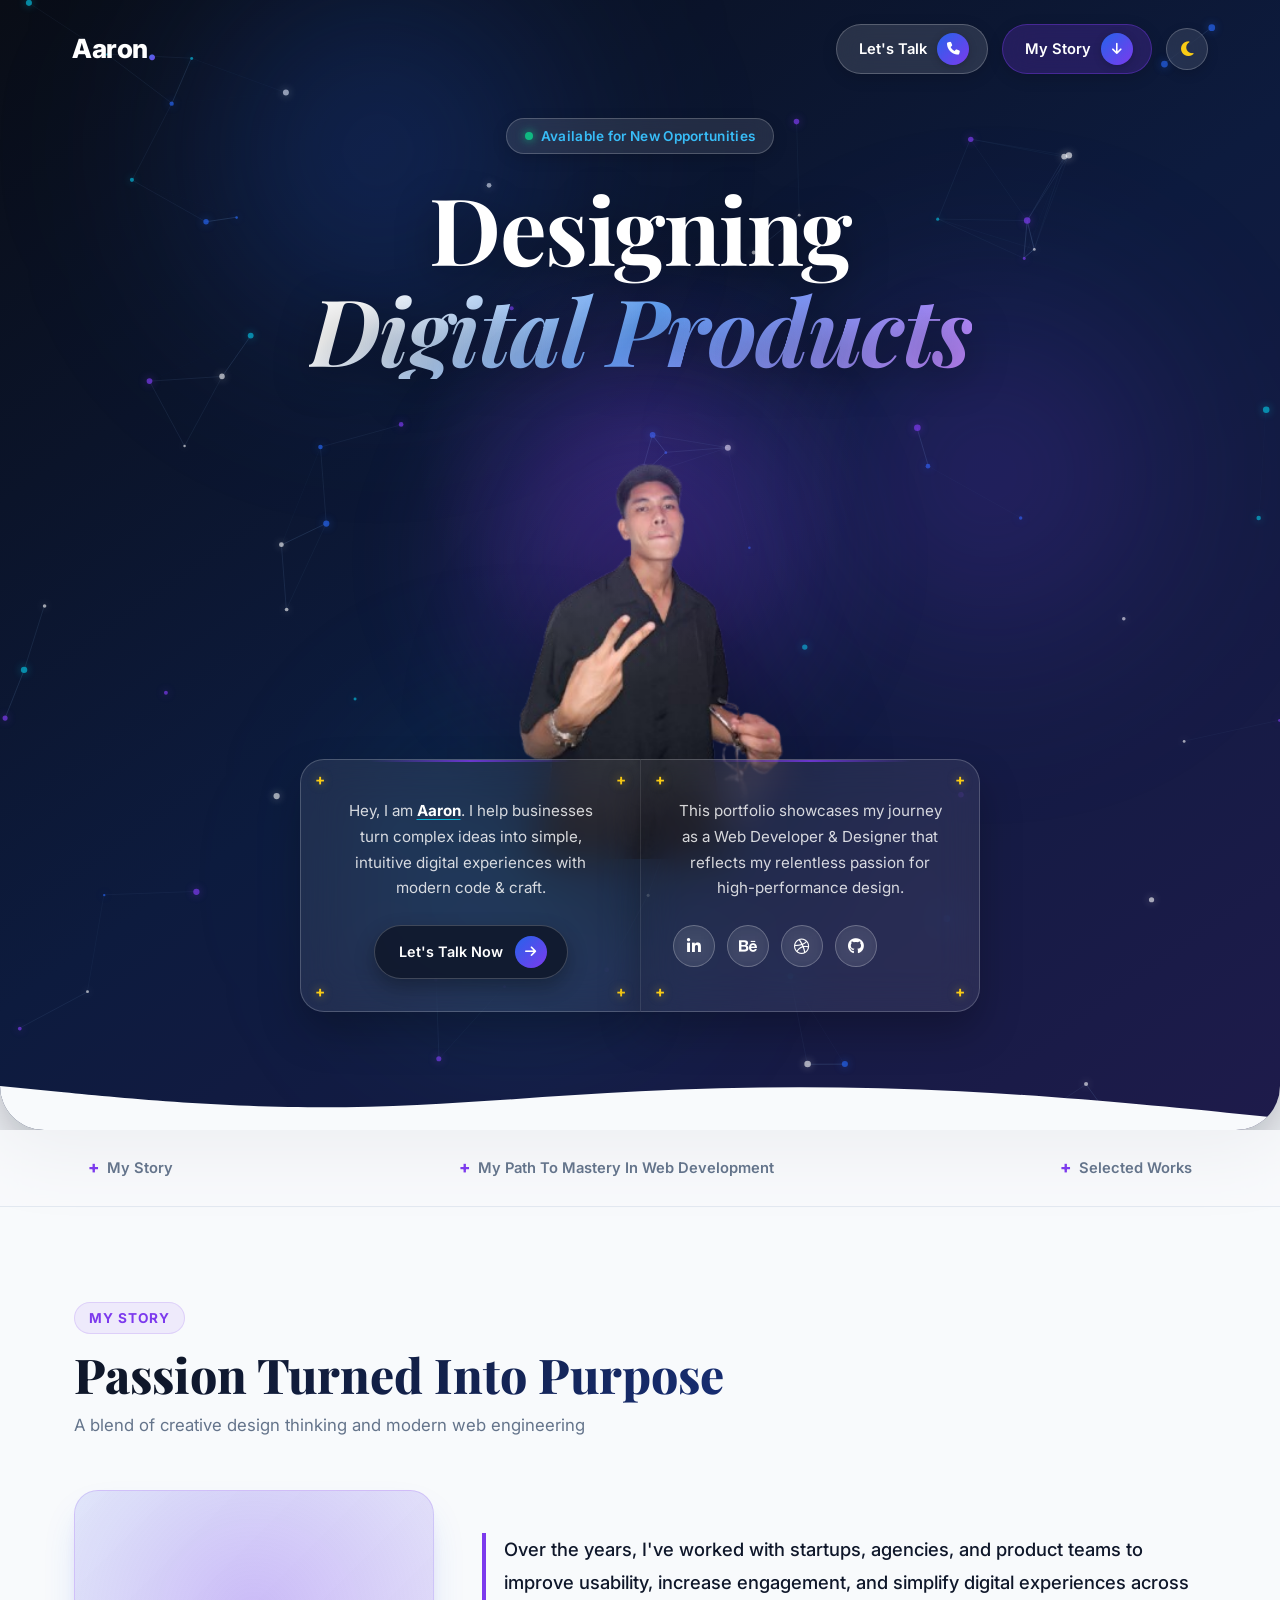
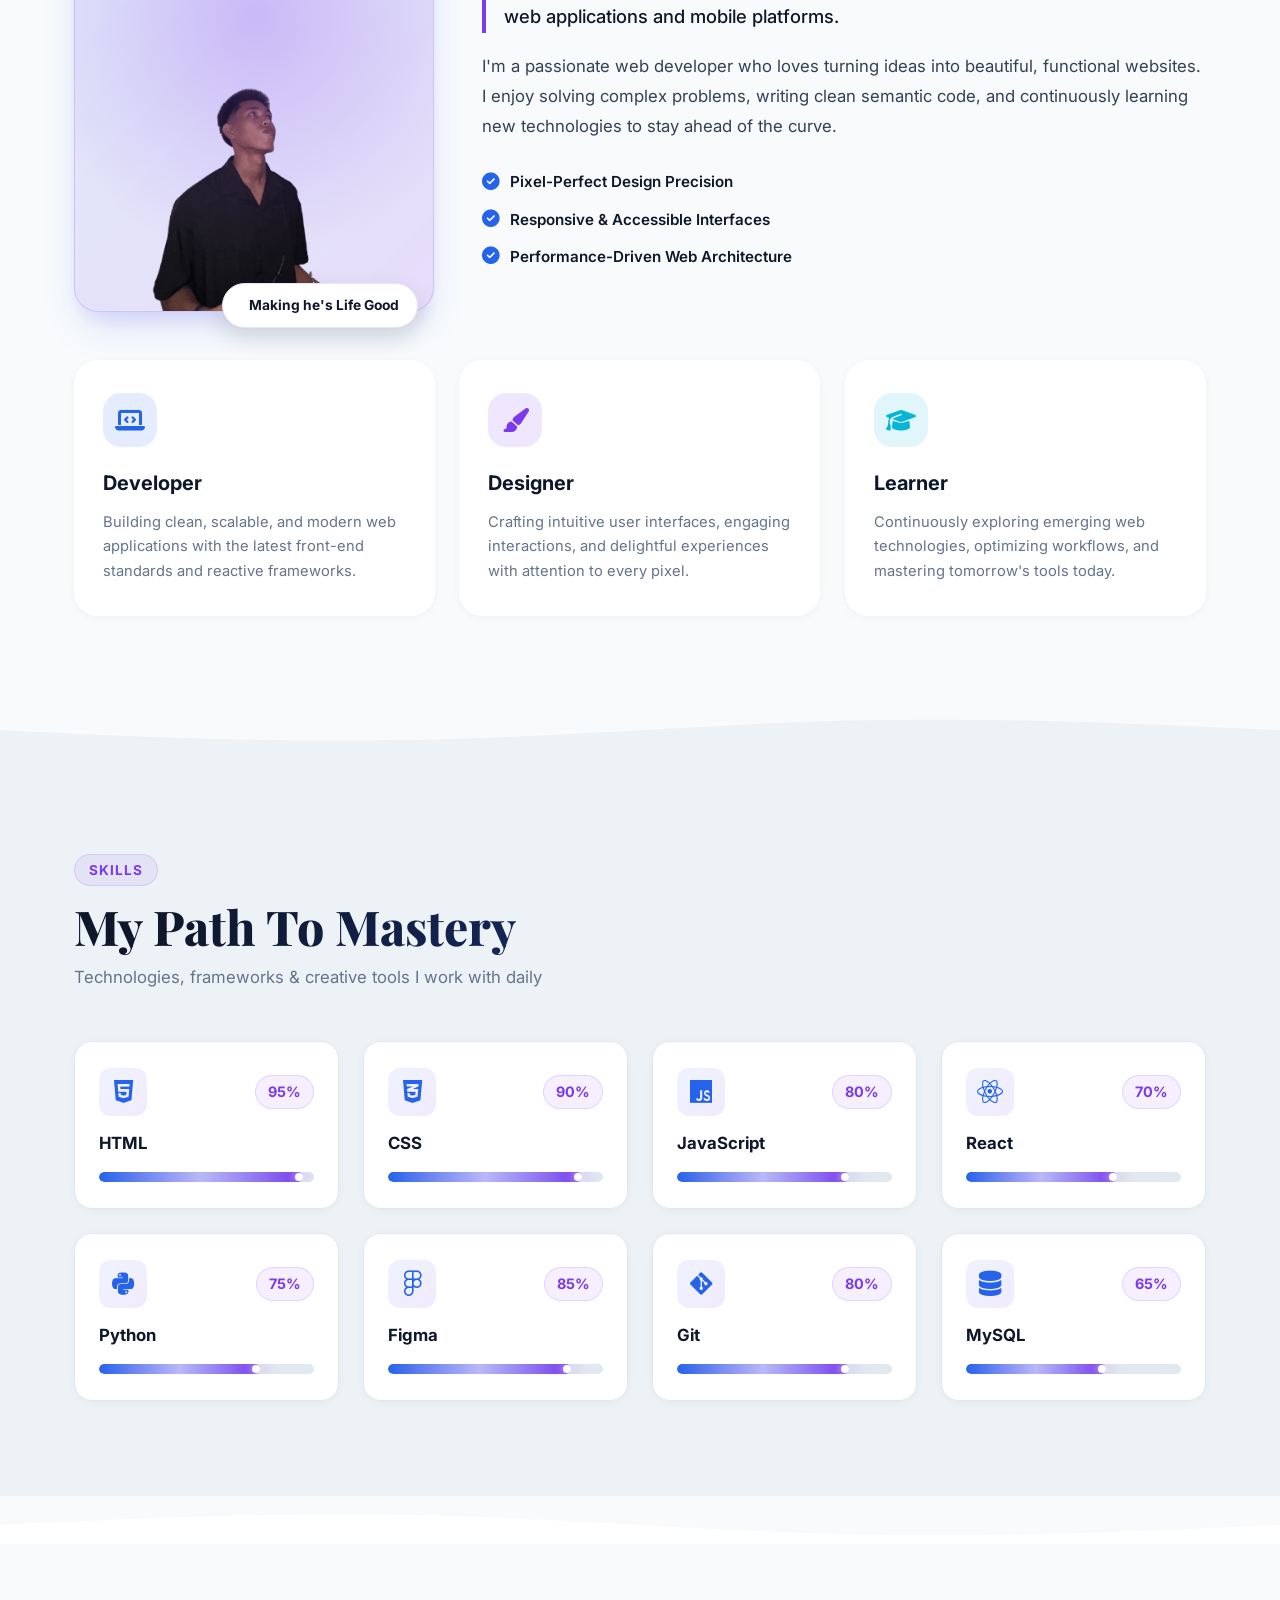
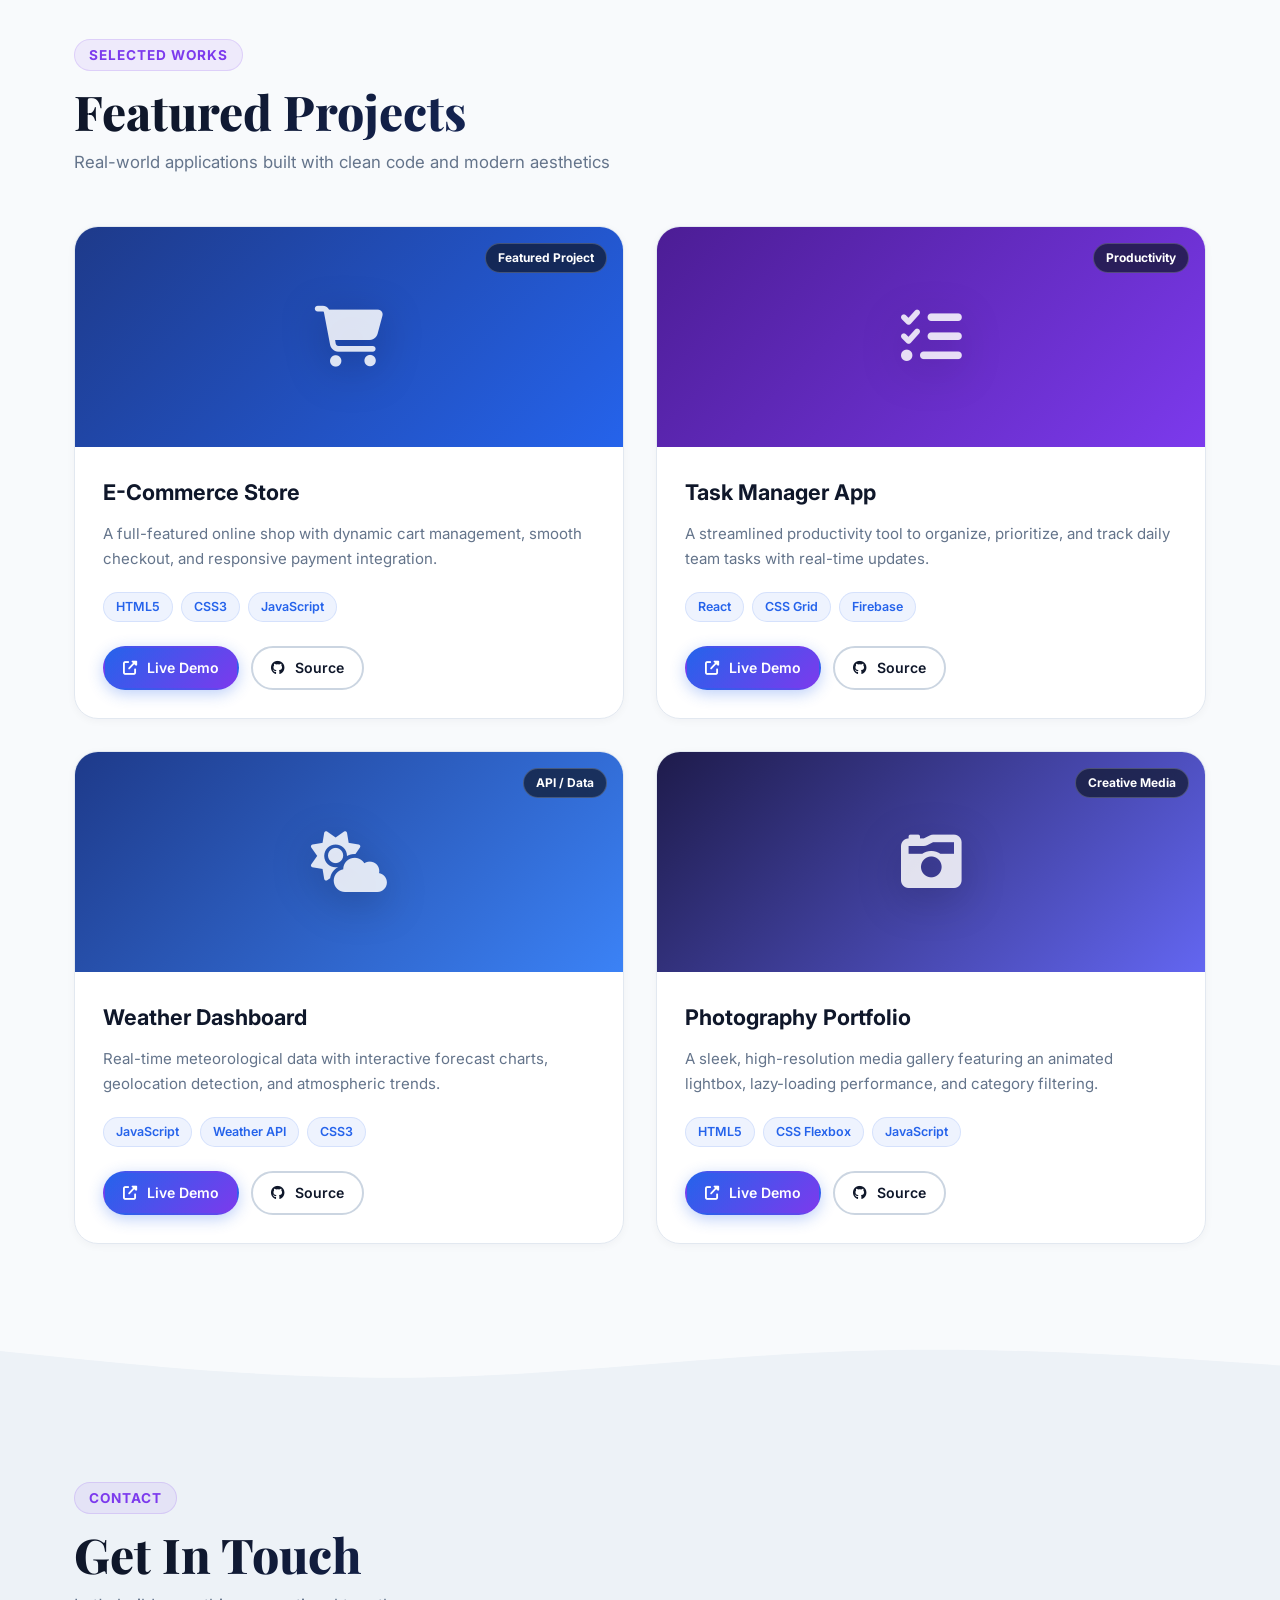
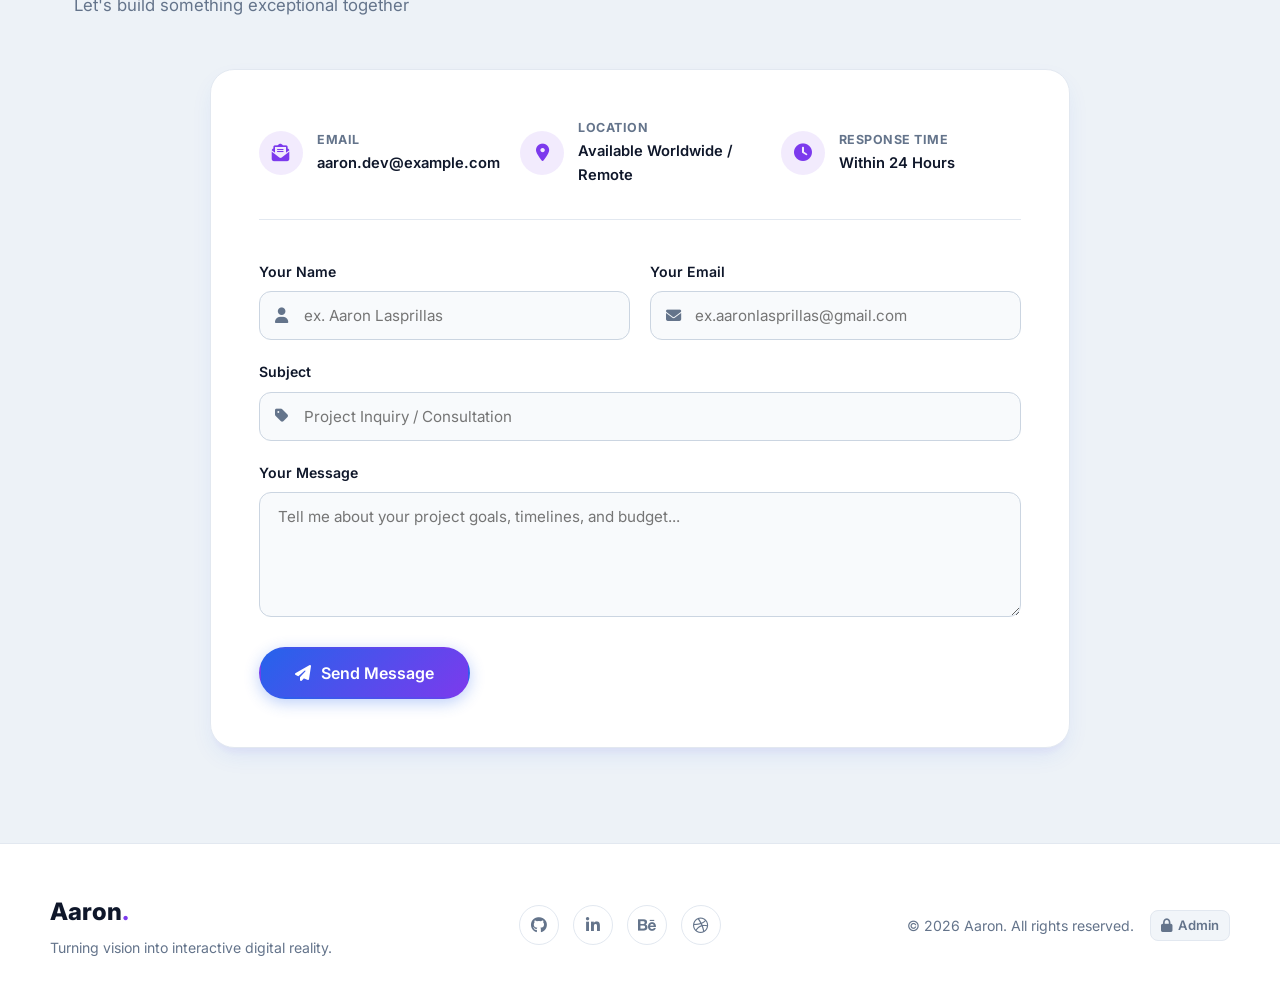
<file: index.html>
<!DOCTYPE html>
<html lang="en">
<head>
  <meta charset="UTF-8" />
  <meta name="viewport" content="width=device-width, initial-scale=1.0" />
  <title>Aaron — Web Developer &amp; Designer Portfolio</title>
  
  <!-- Google Fonts: Inter & Playfair Display -->
  <link rel="preconnect" href="https://fonts.googleapis.com" />
  <link rel="preconnect" href="https://fonts.gstatic.com" crossorigin />
  <link href="https://fonts.googleapis.com/css2?family=Inter:wght@300;400;500;600;700;800&family=Playfair+Display:ital,wght@0,500;0,600;0,700;0,800;1,600&display=swap" rel="stylesheet" />
  
  <!-- Font Awesome 6.5.1 -->
  <link rel="stylesheet" href="https://cdnjs.cloudflare.com/ajax/libs/font-awesome/6.5.1/css/all.min.css" integrity="sha512-DTOQO9RWCH3ppGqcWaEA1BIZOC6xxalwEsw9c2QQeAIftl+Vegovlnee1c9QX4TctnWMn13TZye+giMm8e2LwA==" crossorigin="anonymous" referrerpolicy="no-referrer" />
  
  <link rel="stylesheet" href="style.css" />
</head>
<body>

  <!-- Interactive Cursor Glow -->
  <div class="cursor-glow" id="cursorGlow"></div>

  <!-- HERO WRAPPER -->
  <header class="hero-wrapper">
    <!-- Interactive Particle Canvas Background -->
    <canvas id="hero-particles" class="hero-canvas"></canvas>
    
    <!-- Ambient Gradient Spheres -->
    <div class="ambient-glow glow-1"></div>
    <div class="ambient-glow glow-2"></div>
    <div class="ambient-glow glow-3"></div>

    <!-- Top Bar -->
    <nav class="topbar">
      <a href="#home" class="brand-logo">Aaron<span class="logo-dot">.</span></a>

      <div class="topbar-right">
        <a href="#contact" class="pill-btn">
          <span>Let's Talk</span>
          <span class="pill-icon"><i class="fas fa-phone"></i></span>
        </a>
        <a href="#about" class="pill-btn resume-btn">
          <span>My Story</span>
          <span class="pill-icon"><i class="fas fa-arrow-down"></i></span>
        </a>
        <button class="dark-mode-toggle" id="darkModeToggle" aria-label="Toggle Dark Mode">
          <i class="fas fa-moon" id="darkModeIcon"></i>
        </button>
        <button class="hamburger" id="hamburger" aria-label="Toggle Navigation Menu">
          <span></span><span></span><span></span>
        </button>
      </div>
    </nav>

    <!-- Mobile Nav Drawer -->
    <ul class="mobile-nav" id="mobileNav">
      <li><a href="#home"><i class="fas fa-home"></i> Home</a></li>
      <li><a href="#about"><i class="fas fa-user"></i> My Story</a></li>
      <li><a href="#skills"><i class="fas fa-code"></i> Skills</a></li>
      <li><a href="#projects"><i class="fas fa-laptop-code"></i> Projects</a></li>
      <li><a href="#contact"><i class="fas fa-envelope"></i> Contact</a></li>
      <li><a href="admin.html"><i class="fas fa-lock"></i> Admin Panel</a></li>
    </ul>

    <!-- Hero Content -->
    <section class="hero" id="home">
      <div class="hero-badge fade-in-up">
        <span class="badge-dot"></span> Available for New Opportunities
      </div>

      <h1 class="hero-headline fade-in-up">Designing<br /><span class="gradient-headline">Digital Products</span></h1>

      <!-- Aaron's Portrait Container -->
      <div class="hero-photo-wrapper">
        <div class="hero-photo-backdrop"></div>
        <div class="hero-photo">
          <img src="avatar.png" alt="Aaron - Web Developer &amp; Designer" class="hero-avatar" />
        </div>
      </div>

      <!-- Hero Bottom Floating Glass Cards -->
      <div class="hero-bottom">
        <!-- Left Glass Card -->
        <div class="hero-card hero-card-left">
          <span class="corner-plus tl">+</span>
          <span class="corner-plus tr">+</span>
          <span class="corner-plus bl">+</span>
          <span class="corner-plus br">+</span>
          <div class="card-glow-pill"></div>
          <p class="hero-card-text">
            Hey, I am <strong>Aaron</strong>. I help businesses turn complex ideas into simple, intuitive digital experiences with modern code &amp; craft.
          </p>
          <a href="#contact" class="talk-btn">
            <span>Let's Talk Now</span>
            <span class="talk-btn-icon"><i class="fas fa-arrow-right"></i></span>
          </a>
        </div>

        <!-- Right Glass Card -->
        <div class="hero-card hero-card-right">
          <span class="corner-plus tl">+</span>
          <span class="corner-plus tr">+</span>
          <span class="corner-plus bl">+</span>
          <span class="corner-plus br">+</span>
          <div class="card-glow-pill"></div>
          <p class="hero-card-text">
            This portfolio showcases my journey as a Web Developer &amp; Designer that reflects my relentless passion for high-performance design.
          </p>
          <div class="hero-socials">
            <a href="https://linkedin.com" target="_blank" rel="noopener noreferrer" aria-label="LinkedIn"><i class="fab fa-linkedin-in"></i></a>
            <a href="https://behance.net" target="_blank" rel="noopener noreferrer" aria-label="Behance"><i class="fab fa-behance"></i></a>
            <a href="https://dribbble.com" target="_blank" rel="noopener noreferrer" aria-label="Dribbble"><i class="fab fa-dribbble"></i></a>
            <a href="https://github.com" target="_blank" rel="noopener noreferrer" aria-label="GitHub"><i class="fab fa-github"></i></a>
          </div>
        </div>
      </div>
    </section>

    <!-- Hero Curved Bottom SVG Divider -->
    <div class="hero-wave-divider">
      <svg viewBox="0 0 1440 120" fill="none" preserveAspectRatio="none">
        <path d="M0,32L60,42.7C120,53,240,75,360,74.7C480,75,600,53,720,42.7C840,32,960,32,1080,42.7C1200,53,1320,75,1380,85.3L1440,96L1440,120L1380,120C1320,120,1200,120,1080,120C960,120,840,120,720,120C600,120,480,120,360,120C240,120,120,120,60,120L0,120Z" fill="#f8fafc"></path>
      </svg>
    </div>
  </header>

  <!-- SECTION NAV BAR (Sticky & Scroll-Spy) -->
  <nav class="section-nav" id="sectionNav">
    <div class="section-nav-inner">
      <a href="#about" class="section-nav-item" data-section="about">
        <span class="nav-plus">+</span> My Story
      </a>
      <a href="#skills" class="section-nav-item" data-section="skills">
        <span class="nav-plus">+</span> My Path To Mastery In Web Development
      </a>
      <a href="#projects" class="section-nav-item" data-section="projects">
        <span class="nav-plus">+</span> Selected Works
      </a>
    </div>
  </nav>

  <!-- ABOUT / MY STORY -->
  <section class="section about-section" id="about">
    <div class="container">
      <div class="section-heading-wrap scroll-reveal">
        <span class="section-label">My Story</span>
        <h2 class="section-title">Passion Turned Into Purpose</h2>
        <p class="section-subtitle">A blend of creative design thinking and modern web engineering</p>
      </div>

      <div class="about-grid">
        <!-- Story Text & Aaron Photo Showcase -->
        <div class="about-story-row scroll-reveal">
          <div class="about-photo-card">
            <div class="about-photo-frame">
              <img src="about-photo.png" alt="Aaron working" class="about-image" />
            </div>
            <div class="about-photo-badge">
              <i class="fas fa-sparkles"></i>
              <span>Making he's Life Good</span>
            </div>
          </div>

          <div class="about-text-content">
            <p class="about-text highlight-lead">
              Over the years, I've worked with startups, agencies, and product teams to improve usability, increase engagement, and simplify digital experiences across web applications and mobile platforms.
            </p>
            <p class="about-text">
              I'm a passionate web developer who loves turning ideas into beautiful, functional websites. I enjoy solving complex problems, writing clean semantic code, and continuously learning new technologies to stay ahead of the curve.
            </p>
            <div class="about-highlights">
              <div class="highlight-item">
                <i class="fas fa-check-circle"></i>
                <span>Pixel-Perfect Design Precision</span>
              </div>
              <div class="highlight-item">
                <i class="fas fa-check-circle"></i>
                <span>Responsive &amp; Accessible Interfaces</span>
              </div>
              <div class="highlight-item">
                <i class="fas fa-check-circle"></i>
                <span>Performance-Driven Web Architecture</span>
              </div>
            </div>
          </div>
        </div>

        <!-- 3 Stat / Role Glass Cards -->
        <div class="about-cards">
          <div class="about-stat-card scroll-reveal">
            <div class="stat-icon-wrapper dev-icon">
              <i class="fas fa-laptop-code"></i>
            </div>
            <h3>Developer</h3>
            <p>Building clean, scalable, and modern web applications with the latest front-end standards and reactive frameworks.</p>
          </div>

          <div class="about-stat-card scroll-reveal">
            <div class="stat-icon-wrapper design-icon">
              <i class="fas fa-paint-brush"></i>
            </div>
            <h3>Designer</h3>
            <p>Crafting intuitive user interfaces, engaging interactions, and delightful experiences with attention to every pixel.</p>
          </div>

          <div class="about-stat-card scroll-reveal">
            <div class="stat-icon-wrapper learn-icon">
              <i class="fas fa-graduation-cap"></i>
            </div>
            <h3>Learner</h3>
            <p>Continuously exploring emerging web technologies, optimizing workflows, and mastering tomorrow's tools today.</p>
          </div>
        </div>
      </div>
    </div>
  </section>

  <!-- WAVE DIVIDER -->
  <div class="section-divider divider-to-alt">
    <svg viewBox="0 0 1440 80" fill="none" preserveAspectRatio="none">
      <path d="M0,32L80,37.3C160,43,320,53,480,48C640,43,800,21,960,16C1120,11,1280,21,1360,26.7L1440,32L1440,80L1360,80C1280,80,1120,80,960,80C800,80,640,80,480,80C320,80,160,80,80,80L0,80Z" fill="#edf2f7"></path>
    </svg>
  </div>

  <!-- SKILLS SECTION -->
  <section class="section section-alt skills-section" id="skills">
    <div class="container">
      <div class="section-heading-wrap scroll-reveal">
        <span class="section-label">Skills</span>
        <h2 class="section-title">My Path To Mastery</h2>
        <p class="section-subtitle">Technologies, frameworks &amp; creative tools I work with daily</p>
      </div>

      <!-- Skills Grid Container (Dynamically rendered/hydrated from localStorage or defaults) -->
      <div class="skills-grid" id="skillsGrid">
        <!-- Rendered by script.js with data from localStorage or fallback defaults -->
      </div>
    </div>
  </section>

  <!-- WAVE DIVIDER -->
  <div class="section-divider divider-to-white">
    <svg viewBox="0 0 1440 80" fill="none" preserveAspectRatio="none">
      <path d="M0,48L80,42.7C160,37,320,27,480,32C640,37,800,59,960,64C1120,69,1280,59,1360,53.3L1440,48L1440,80L1360,80C1280,80,1120,80,960,80C800,80,640,80,480,80C320,80,160,80,80,80L0,80Z" fill="#ffffff"></path>
    </svg>
  </div>

  <!-- PROJECTS / SELECTED WORKS -->
  <section class="section projects-section" id="projects">
    <div class="container">
      <div class="section-heading-wrap scroll-reveal">
        <span class="section-label">Selected Works</span>
        <h2 class="section-title">Featured Projects</h2>
        <p class="section-subtitle">Real-world applications built with clean code and modern aesthetics</p>
      </div>

      <div class="projects-grid">
        <!-- Rendered dynamically by script.js from localStorage or defaults -->
      </div>
    </div>
  </section>

  <!-- WAVE DIVIDER -->
  <div class="section-divider divider-to-alt">
    <svg viewBox="0 0 1440 80" fill="none" preserveAspectRatio="none">
      <path d="M0,20L80,32C160,44,320,68,480,64C640,60,800,28,960,20C1120,12,1280,28,1360,36L1440,44L1440,80L1360,80C1280,80,1120,80,960,80C800,80,640,80,480,80C320,80,160,80,80,80L0,80Z" fill="#edf2f7"></path>
    </svg>
  </div>

  <!-- CONTACT SECTION -->
  <section class="section section-alt contact-section" id="contact">
    <div class="container">
      <div class="section-heading-wrap scroll-reveal">
        <span class="section-label">Contact</span>
        <h2 class="section-title">Get In Touch</h2>
        <p class="section-subtitle">Let's build something exceptional together</p>
      </div>

      <div class="contact-card-container scroll-reveal">
        <div class="contact-info-grid">
          <div class="contact-info-pill">
            <div class="info-pill-icon"><i class="fas fa-envelope-open-text"></i></div>
            <div>
              <span class="pill-title">Email</span>
              <p>aaron.dev@example.com</p>
            </div>
          </div>
          <div class="contact-info-pill">
            <div class="info-pill-icon"><i class="fas fa-map-marker-alt"></i></div>
            <div>
              <span class="pill-title">Location</span>
              <p>Available Worldwide / Remote</p>
            </div>
          </div>
          <div class="contact-info-pill">
            <div class="info-pill-icon"><i class="fas fa-clock"></i></div>
            <div>
              <span class="pill-title">Response Time</span>
              <p>Within 24 Hours</p>
            </div>
          </div>
        </div>

        <form class="contact-form" id="contactForm">
          <div class="form-row">
            <div class="form-group">
              <label for="contactName">Your Name</label>
              <div class="input-wrapper">
                <i class="fas fa-user input-icon"></i>
                <input type="text" id="contactName" placeholder="ex. Aaron Lasprillas" required/>
              </div>
            </div>
            <div class="form-group">
              <label for="contactEmail">Your Email</label>
              <div class="input-wrapper">
                <i class="fas fa-envelope input-icon"></i>
                <input type="email" id="contactEmail" placeholder="ex.aaronlasprillas@gmail.com" required />
              </div>
            </div>
          </div>

          <div class="form-group">
            <label for="contactSubject">Subject</label>
            <div class="input-wrapper">
              <i class="fas fa-tag input-icon"></i>
              <input type="text" id="contactSubject" placeholder="Project Inquiry / Consultation" required />
            </div>
          </div>

          <div class="form-group">
            <label for="contactMessage">Your Message</label>
            <div class="input-wrapper textarea-wrapper">
              <textarea id="contactMessage" rows="5" placeholder="Tell me about your project goals, timelines, and budget..." required></textarea>
            </div>
          </div>

          <div class="form-footer">
            <button type="submit" class="btn btn-primary btn-lg" id="contactSubmitBtn">
              <i class="fas fa-paper-plane"></i> Send Message
            </button>
            <span class="form-status" id="formStatus"></span>
          </div>
        </form>
      </div>
    </div>
  </section>

  <!-- FOOTER -->
  <footer class="footer">
    <div class="footer-inner">
      <div class="footer-left">
        <a href="#home" class="footer-logo">Aaron<span>.</span></a>
        <p class="footer-bio">Turning vision into interactive digital reality.</p>
      </div>

      <div class="footer-socials">
        <a href="https://github.com" target="_blank" rel="noopener noreferrer" aria-label="GitHub"><i class="fab fa-github"></i></a>
        <a href="https://linkedin.com" target="_blank" rel="noopener noreferrer" aria-label="LinkedIn"><i class="fab fa-linkedin-in"></i></a>
        <a href="https://behance.net" target="_blank" rel="noopener noreferrer" aria-label="Behance"><i class="fab fa-behance"></i></a>
        <a href="https://dribbble.com" target="_blank" rel="noopener noreferrer" aria-label="Dribbble"><i class="fab fa-dribbble"></i></a>
      </div>

      <div class="footer-bottom-meta">
        <p>&copy; 2026 Aaron. All rights reserved.</p>
        <!-- Subtle Admin Portal Link -->
        <a href="admin.html" class="admin-portal-link" title="Skills Admin Management">
          <i class="fas fa-lock"></i> Admin
        </a>
      </div>
    </div>
  </footer>

  <!-- Scroll-to-top button -->
  <button class="scroll-top" id="scrollTop" aria-label="Scroll back to top">
    <i class="fas fa-chevron-up"></i>
  </button>

  <script src="script.js"></script>
</body>
</html>
</file>
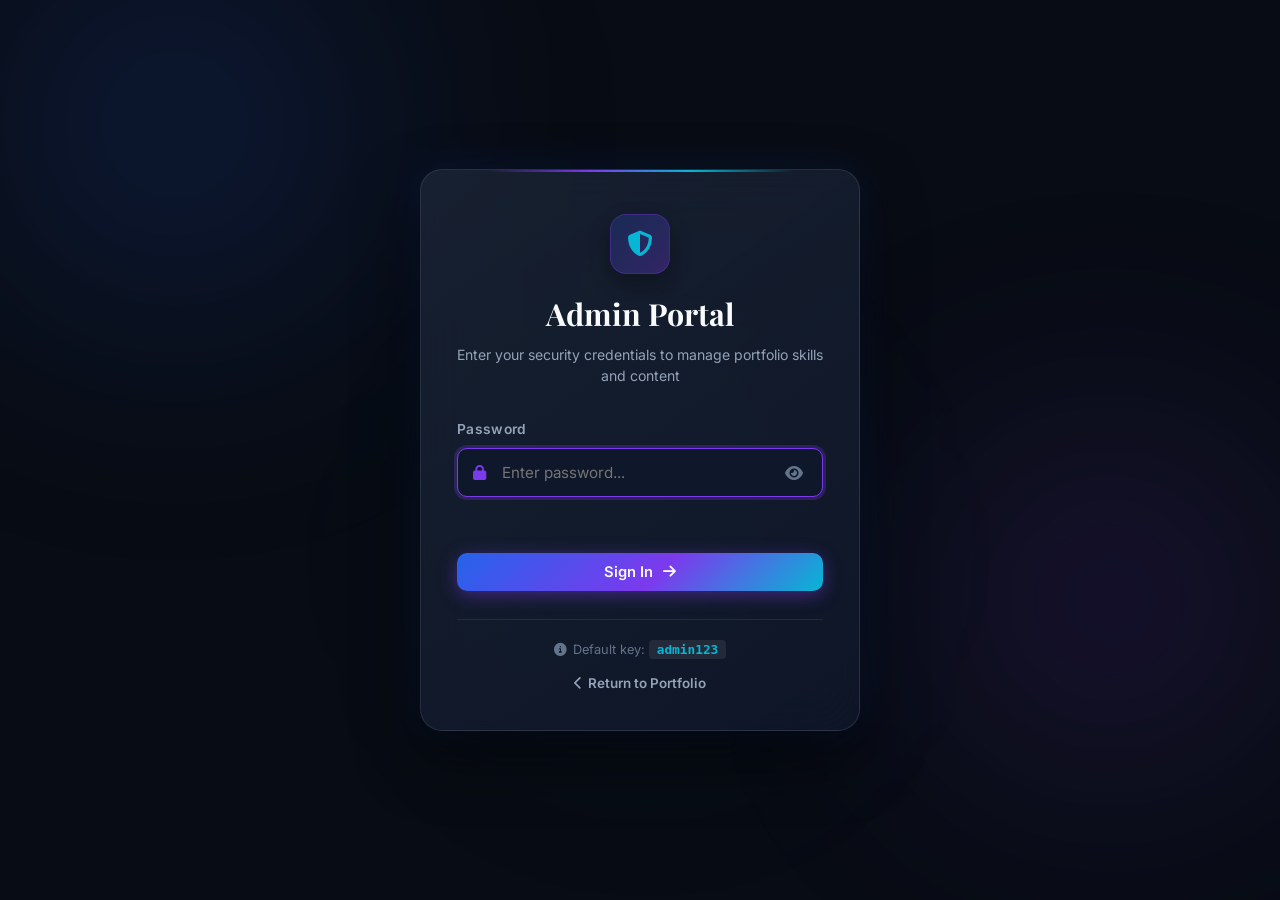
<file: admin.html>
<!DOCTYPE html>
<html lang="en">
<head>
  <meta charset="UTF-8" />
  <meta name="viewport" content="width=device-width, initial-scale=1.0" />
  <title>Admin Dashboard — Aaron's Portfolio</title>
  
  <!-- Google Fonts: Inter & Playfair Display -->
  <link rel="preconnect" href="https://fonts.googleapis.com" />
  <link rel="preconnect" href="https://fonts.gstatic.com" crossorigin />
  <link href="https://fonts.googleapis.com/css2?family=Inter:wght@300;400;500;600;700;800&family=Playfair+Display:ital,wght@0,600;0,700;1,600&display=swap" rel="stylesheet" />
  
  <!-- Font Awesome 6.5.1 -->
  <link rel="stylesheet" href="https://cdnjs.cloudflare.com/ajax/libs/font-awesome/6.5.1/css/all.min.css" integrity="sha512-DTOQO9RWCH3ppGqcWaEA1BIZOC6xxalwEsw9c2QQeAIftl+Vegovlnee1c9QX4TctnWMn13TZye+giMm8e2LwA==" crossorigin="anonymous" referrerpolicy="no-referrer" />
  
  <link rel="stylesheet" href="admin.css" />
</head>
<body class="admin-body">

  <!-- Ambient Background Glows -->
  <div class="admin-ambient glow-orb-1"></div>
  <div class="admin-ambient glow-orb-2"></div>
  <div class="admin-ambient glow-orb-3"></div>

  <!-- Toast Notification Container -->
  <div class="toast-container" id="toastContainer"></div>

  <!-- ==========================================
       1. LOGIN SCREEN VIEW
       ========================================== -->
  <main class="login-wrapper" id="loginView">
    <div class="login-glass-card">
      <div class="login-card-decor"></div>
      
      <div class="login-header">
        <div class="login-icon-badge">
          <i class="fas fa-shield-alt"></i>
        </div>
        <h1 class="login-title">Admin Portal</h1>
        <p class="login-subtitle">Enter your security credentials to manage portfolio skills and content</p>
      </div>

      <form class="login-form" id="loginForm" autocomplete="off">
        <div class="form-group">
          <label for="adminPassword">Password</label>
          <div class="password-input-wrap">
            <i class="fas fa-lock input-icon"></i>
            <input 
              type="password" 
              id="adminPassword" 
              placeholder="Enter password..." 
              required 
              autocomplete="current-password"
            />
            <button type="button" class="toggle-password" id="togglePasswordBtn" aria-label="Toggle password visibility">
              <i class="fas fa-eye" id="togglePasswordIcon"></i>
            </button>
          </div>
          <div class="login-error-msg" id="loginErrorMsg"></div>
        </div>

        <button type="submit" class="admin-btn admin-btn-primary login-btn" id="loginSubmitBtn">
          <span>Sign In</span>
          <i class="fas fa-arrow-right"></i>
        </button>
      </form>

      <div class="login-card-footer">
        <div class="password-hint">
          <i class="fas fa-info-circle"></i>
          <span>Default key: <code>admin123</code></span>
        </div>
        <a href="index.html" class="back-link">
          <i class="fas fa-chevron-left"></i> Return to Portfolio
        </a>
      </div>
    </div>
  </main>

  <!-- ==========================================
       2. DASHBOARD VIEW (Authenticated)
       ========================================== -->
  <div class="dashboard-wrapper hidden" id="dashboardView">
    <!-- Admin Navigation Header -->
    <header class="admin-topbar">
      <div class="admin-topbar-left">
        <a href="admin.html" class="admin-brand">
          <div class="admin-brand-icon">
            <i class="fas fa-sliders-h"></i>
          </div>
          <span class="admin-brand-name">Aaron<span>.Admin</span></span>
        </a>
        <a href="index.html" target="_blank" rel="noopener noreferrer" class="view-site-pill" title="Open live portfolio in a new tab">
          <i class="fas fa-external-link-alt"></i>
          <span>View Live Site</span>
        </a>
      </div>

      <div class="admin-topbar-right">
        <div class="admin-session-badge">
          <span class="session-dot"></span>
          <span>Logged in as <strong>Aaron</strong></span>
        </div>
        <button class="admin-btn admin-btn-ghost logout-btn" id="logoutBtn">
          <i class="fas fa-sign-out-alt"></i>
          <span>Logout</span>
        </button>
      </div>
    </header>

    <!-- Dashboard Main Content Container -->
    <main class="admin-content-container">
      <!-- Dashboard Hero / Stats Summary -->
      <section class="admin-hero-banner">
        <div class="banner-text">
          <span class="banner-badge">Real-Time Configuration</span>
          <h1 class="banner-title">Admin Panel</h1>
          <p class="banner-subtitle">
            Manage your portfolio skills, featured projects, and site settings. All changes sync instantly with your live portfolio website via <code>localStorage</code>.
          </p>
        </div>

        <!-- Quick Metrics Overview -->
        <div class="stats-overview-grid">
          <div class="stat-metric-card">
            <div class="stat-metric-icon"><i class="fas fa-layer-group"></i></div>
            <div class="stat-metric-info">
              <span class="stat-label">Total Skills</span>
              <span class="stat-value" id="metricTotalSkills">8</span>
            </div>
          </div>
          <div class="stat-metric-card">
            <div class="stat-metric-icon"><i class="fas fa-chart-line"></i></div>
            <div class="stat-metric-info">
              <span class="stat-label">Average Mastery</span>
              <span class="stat-value" id="metricAvgProficiency">80%</span>
            </div>
          </div>
          <div class="stat-metric-card">
            <div class="stat-metric-icon"><i class="fas fa-award"></i></div>
            <div class="stat-metric-info">
              <span class="stat-label">Top Skill</span>
              <span class="stat-value" id="metricTopSkill">HTML (95%)</span>
            </div>
          </div>
          <div class="stat-metric-card">
            <div class="stat-metric-icon"><i class="fas fa-laptop-code"></i></div>
            <div class="stat-metric-info">
              <span class="stat-label">Projects</span>
              <span class="stat-value" id="metricTotalProjects">4</span>
            </div>
          </div>
        </div>
      </section>

      <!-- Control Bar with Save, Reset, and Status -->
      <section class="admin-action-bar">
        <div class="action-bar-left">
          <h2 class="section-heading-title">Configured Technologies</h2>
          <span class="unsaved-badge hidden" id="unsavedIndicator">
            <i class="fas fa-circle-notch fa-spin"></i> Unsaved changes
          </span>
        </div>

        <div class="action-bar-right">
          <button type="button" class="admin-btn admin-btn-secondary" id="resetDefaultsBtn">
            <i class="fas fa-undo-alt"></i>
            <span>Reset to Defaults</span>
          </button>
          <button type="button" class="admin-btn admin-btn-accent" id="addSkillBtn">
            <i class="fas fa-plus"></i>
            <span>Add Skill</span>
          </button>
          <button type="button" class="admin-btn admin-btn-primary save-btn" id="saveSkillsBtn">
            <i class="fas fa-save"></i>
            <span>Save Changes</span>
          </button>
        </div>
      </section>

      <!-- Skills Cards Editor Grid -->
      <section class="skills-editor-grid" id="skillsEditorGrid">
        <!-- Injected dynamically by admin.js -->
      </section>

      <!-- Featured Projects Editor -->
      <section class="admin-projects-section">
        <div class="admin-action-bar" style="margin-top: 48px;">
          <div class="action-bar-left">
            <h2 class="section-heading-title">Featured Projects</h2>
            <span class="unsaved-badge hidden" id="unsavedProjectsIndicator">
              <i class="fas fa-circle-notch fa-spin"></i> Unsaved changes
            </span>
          </div>
          <div class="action-bar-right">
            <button type="button" class="admin-btn admin-btn-secondary" id="resetProjectsBtn">
              <i class="fas fa-undo-alt"></i>
              <span>Reset to Defaults</span>
            </button>
            <button type="button" class="admin-btn admin-btn-accent" id="addProjectBtn">
              <i class="fas fa-plus"></i>
              <span>Add Project</span>
            </button>
            <button type="button" class="admin-btn admin-btn-primary save-btn" id="saveProjectsBtn">
              <i class="fas fa-save"></i>
              <span>Save Projects</span>
            </button>
          </div>
        </div>

        <div class="projects-editor-grid" id="projectsEditorGrid">
          <!-- Injected dynamically by admin.js -->
        </div>
      </section>

      <!-- Bottom Floating Sticky Save Bar (Convenience on long scroll) -->
      <div class="sticky-save-bar" id="stickySaveBar">
        <div class="sticky-save-inner">
          <div class="sticky-save-info">
            <i class="fas fa-database"></i>
            <span>Storage Key: <code>portfolioSkills</code></span>
          </div>
          <div class="sticky-save-actions">
            <button type="button" class="admin-btn admin-btn-primary save-btn" id="stickySaveBtn">
              <i class="fas fa-check"></i>
              <span>Save Changes</span>
            </button>
          </div>
        </div>
      </div>
    </main>

    <!-- Admin Footer -->
    <footer class="admin-footer">
      <div class="admin-footer-inner">
        <p>&copy; 2026 Aaron. Admin Management Suite.</p>
        <div class="admin-footer-links">
          <a href="index.html"><i class="fas fa-arrow-left"></i> Portfolio Home</a>
          <a href="#dashboardView" id="backToTopAdmin"><i class="fas fa-arrow-up"></i> Top</a>
        </div>
      </div>
    </footer>
  </div>

  <script src="admin.js"></script>
</body>
</html>
</file>
<file: style.css>
/* ==========================================================================
   AARON PORTFOLIO — MODERN HIGH-END DESIGN SYSTEM
   Modernized with Blue-Violet-Cyan Palette, Glassmorphism, and Fluid Typography
   ========================================================================== */

/* ─── CSS CUSTOM PROPERTIES & THEME CONFIG ─── */
:root {
  /* Brand Color Palette */
  --blue-primary:   #2563eb; /* Electric Blue */
  --blue-dark:      #1d4ed8;
  --blue-deep:      #0f172a;
  --violet-accent:  #7c3aed; /* Trendy Violet/Purple */
  --violet-glow:    rgba(124, 58, 237, 0.35);
  --cyan-accent:    #06b6d4; /* Vivid Cyan */
  --cyan-light:     #38bdf8;
  --cyan-glow:      rgba(6, 182, 212, 0.4);

  /* Modern Gradients (2-color: Blue + Violet) */
  --gradient-hero: linear-gradient(145deg, #090d16 0%, #0d1b3e 50%, #1e1b4b 100%);
  --gradient-btn: linear-gradient(135deg, #2563eb 0%, #7c3aed 100%);
  --gradient-btn-hover: linear-gradient(135deg, #3b82f6 0%, #8b5cf6 100%);
  --gradient-bar: linear-gradient(90deg, #2563eb 0%, #7c3aed 100%);
  --gradient-text: linear-gradient(135deg, #ffffff 15%, #93c5fd 100%);
  --gradient-title: linear-gradient(135deg, #0f172a 10%, #1e40af 100%);
  --gradient-card-border: linear-gradient(135deg, rgba(255, 255, 255, 0.25) 0%, rgba(124, 58, 237, 0.2) 100%);

  /* Neutrals & Surfaces */
  --bg-body:       #f8fafc;
  --bg-surface:    #ffffff;
  --bg-surface-alt:#f1f5f9;
  --bg-glass-hero: rgba(255, 255, 255, 0.08);
  --bg-glass-card: rgba(255, 255, 255, 0.88);
  --border-glass:  rgba(255, 255, 255, 0.18);
  --border-light:  #e2e8f0;

  /* Typography Colors */
  --text-heading:  #0f172a;
  --text-main:     #334155;
  --text-muted:    #64748b;
  --text-white:    #ffffff;
  --text-white-dim:rgba(255, 255, 255, 0.82);

  /* Elevation & Shadows */
  --shadow-sm:  0 2px 8px rgba(15, 23, 42, 0.04);
  --shadow-md:  0 10px 25px -5px rgba(37, 99, 235, 0.1), 0 8px 10px -6px rgba(124, 58, 237, 0.08);
  --shadow-lg:  0 20px 40px -10px rgba(37, 99, 235, 0.18), 0 12px 20px -8px rgba(124, 58, 237, 0.14);
  --shadow-glow:0 0 30px rgba(124, 58, 237, 0.25), 0 0 15px rgba(37, 99, 235, 0.2);

  /* Sizing & Transitions */
  --radius-xs:  8px;
  --radius-sm:  12px;
  --radius-md:  18px;
  --radius-lg:  24px;
  --radius-full:9999px;
  --transition-fast: 0.2s cubic-bezier(0.4, 0, 0.2, 1);
  --transition-normal: 0.35s cubic-bezier(0.16, 1, 0.3, 1);
  --transition-bounce: 0.5s cubic-bezier(0.34, 1.56, 0.64, 1);
}

/* ─── DARK MODE OVERRIDES ─── */
body.dark-mode {
  --bg-body:       #0b0f1a;
  --bg-surface:    #141928;
  --bg-surface-alt:#1a2035;
  --bg-glass-card: rgba(20, 25, 40, 0.88);
  --border-glass:  rgba(255, 255, 255, 0.1);
  --border-light:  rgba(255, 255, 255, 0.1);

  --text-heading:  #f1f5f9;
  --text-main:     #cbd5e1;
  --text-muted:    #94a3b8;

  --shadow-sm:  0 2px 8px rgba(0, 0, 0, 0.3);
  --shadow-md:  0 10px 25px -5px rgba(0, 0, 0, 0.4), 0 8px 10px -6px rgba(0, 0, 0, 0.3);
  --shadow-lg:  0 20px 40px -10px rgba(0, 0, 0, 0.5), 0 12px 20px -8px rgba(0, 0, 0, 0.4);

  --gradient-title: linear-gradient(135deg, #e2e8f0 10%, #60a5fa 100%);
}

body.dark-mode .section-alt {
  background-color: #111827;
}

body.dark-mode .section-divider.divider-to-alt svg path {
  fill: #111827;
}

body.dark-mode .section-divider.divider-to-white svg path {
  fill: #0b0f1a;
}

body.dark-mode .hero-wave-divider svg path {
  fill: #0b0f1a;
}

body.dark-mode .section-nav {
  background: rgba(11, 15, 26, 0.85);
  border-bottom-color: rgba(255, 255, 255, 0.08);
}

body.dark-mode .section-label {
  background: rgba(124, 58, 237, 0.15);
  border-color: rgba(124, 58, 237, 0.25);
}

body.dark-mode .about-stat-card {
  background: rgba(20, 25, 40, 0.9);
  border-color: rgba(255, 255, 255, 0.08);
}

body.dark-mode .skill-card {
  background: #141928;
  border-color: rgba(255, 255, 255, 0.08);
}

body.dark-mode .progress-bar {
  background: rgba(255, 255, 255, 0.08);
}

body.dark-mode .project-card {
  background: #141928;
  border-color: rgba(255, 255, 255, 0.08);
}

body.dark-mode .contact-card-container {
  background: #141928;
  border-color: rgba(255, 255, 255, 0.08);
}

body.dark-mode .contact-info-grid {
  border-bottom-color: rgba(255, 255, 255, 0.08);
}

body.dark-mode .contact-form input,
body.dark-mode .contact-form textarea {
  background: #1a2035;
  border-color: rgba(255, 255, 255, 0.12);
  color: #f1f5f9;
}

body.dark-mode .contact-form input:focus,
body.dark-mode .contact-form textarea:focus {
  background: #1e2540;
  border-color: var(--blue-primary);
}

body.dark-mode .btn-outline {
  color: #e2e8f0;
  border-color: rgba(255, 255, 255, 0.2);
}

body.dark-mode .btn-outline:hover {
  background: rgba(37, 99, 235, 0.15);
}

body.dark-mode .project-tags span {
  background: rgba(37, 99, 235, 0.15);
  border-color: rgba(37, 99, 235, 0.25);
}

body.dark-mode .footer {
  background: #0d1117;
  border-top-color: rgba(255, 255, 255, 0.08);
}

body.dark-mode .footer-socials a {
  border-color: rgba(255, 255, 255, 0.12);
  color: #94a3b8;
}

body.dark-mode .admin-portal-link {
  background: rgba(255, 255, 255, 0.06);
  border-color: rgba(255, 255, 255, 0.1);
}

body.dark-mode .about-photo-badge {
  background: #141928;
  border-color: rgba(255, 255, 255, 0.1);
  color: #f1f5f9;
}

body.dark-mode .skill-percent-badge {
  background: rgba(124, 58, 237, 0.15);
  border-color: rgba(124, 58, 237, 0.25);
}

/* Dark Mode Toggle Button */
.dark-mode-toggle {
  width: 42px;
  height: 42px;
  border-radius: 50%;
  border: 1px solid rgba(255, 255, 255, 0.22);
  background: rgba(255, 255, 255, 0.1);
  backdrop-filter: blur(12px);
  -webkit-backdrop-filter: blur(12px);
  color: #facc15;
  font-size: 1.05rem;
  cursor: pointer;
  display: grid;
  place-items: center;
  transition: var(--transition-normal);
  box-shadow: 0 4px 12px rgba(0, 0, 0, 0.15);
}

.dark-mode-toggle:hover {
  background: rgba(255, 255, 255, 0.2);
  border-color: rgba(255, 255, 255, 0.4);
  transform: translateY(-2px) rotate(15deg);
  box-shadow: 0 6px 20px rgba(250, 204, 21, 0.25);
}

/* ─── RESET & BASE ─── */
*, *::before, *::after {
  margin: 0;
  padding: 0;
  box-sizing: border-box;
}

html {
  scroll-behavior: smooth;
  scroll-padding-top: 85px;
  font-size: 16px;
}

body {
  font-family: 'Inter', -apple-system, BlinkMacSystemFont, 'Segoe UI', Roboto, sans-serif;
  background-color: var(--bg-body);
  color: var(--text-main);
  line-height: 1.65;
  overflow-x: hidden;
  position: relative;
  -webkit-font-smoothing: antialiased;
}

a {
  text-decoration: none;
  color: inherit;
  transition: var(--transition-fast);
}

ul {
  list-style: none;
}

img {
  max-width: 100%;
  display: block;
}

button, input, textarea {
  font-family: inherit;
}

.container {
  max-width: 1180px;
  margin: 0 auto;
  padding: 0 24px;
}

/* ─── INTERACTIVE CURSOR GLOW ─── */
.cursor-glow {
  position: fixed;
  top: 0;
  left: 0;
  width: 450px;
  height: 450px;
  margin-top: -225px;
  margin-left: -225px;
  border-radius: 50%;
  background: radial-gradient(circle, rgba(124, 58, 237, 0.15) 0%, transparent 70%);
  pointer-events: none;
  z-index: 9999;
  mix-blend-mode: screen;
  transition: transform 0.12s ease-out, opacity 0.3s ease;
  will-change: transform;
}

@media (pointer: coarse) {
  .cursor-glow { display: none; }
}

/* ─── HERO WRAPPER & BACKGROUND ENGINE ─── */
.hero-wrapper {
  background: var(--gradient-hero);
  position: relative;
  overflow: hidden;
  padding-bottom: 0;
  border-radius: 0 0 44px 44px;
  box-shadow: 0 20px 60px rgba(15, 23, 42, 0.35);
}

/* Particle Canvas */
.hero-canvas {
  position: absolute;
  top: 0;
  left: 0;
  width: 100%;
  height: 100%;
  z-index: 1;
  pointer-events: none;
}

/* Ambient Glowing Background Orbs */
.ambient-glow {
  position: absolute;
  border-radius: 50%;
  filter: blur(90px);
  pointer-events: none;
  z-index: 1;
  animation: floatOrb 16s ease-in-out infinite alternate;
}

.glow-1 {
  width: 500px;
  height: 500px;
  top: -100px;
  left: 10%;
  background: radial-gradient(circle, rgba(37, 99, 235, 0.32) 0%, transparent 70%);
}

.glow-2 {
  width: 450px;
  height: 450px;
  top: 250px;
  right: 5%;
  background: radial-gradient(circle, rgba(124, 58, 237, 0.3) 0%, transparent 70%);
  animation-duration: 20s;
  animation-direction: alternate-reverse;
}

.glow-3 {
  width: 400px;
  height: 400px;
  bottom: 50px;
  left: 25%;
  background: radial-gradient(circle, rgba(6, 182, 212, 0.22) 0%, transparent 70%);
  animation-duration: 14s;
}

@keyframes floatOrb {
  0% { transform: translate(0, 0) scale(1); }
  50% { transform: translate(30px, 40px) scale(1.08); }
  100% { transform: translate(-20px, 20px) scale(0.95); }
}

/* ─── TOP BAR NAVIGATION ─── */
.topbar {
  display: flex;
  align-items: center;
  justify-content: space-between;
  max-width: 1200px;
  margin: 0 auto;
  padding: 24px 32px;
  position: relative;
  z-index: 100;
}

.brand-logo {
  font-size: 1.65rem;
  font-weight: 800;
  letter-spacing: -0.5px;
  color: var(--text-white);
  display: inline-flex;
  align-items: center;
}

.brand-logo .logo-dot {
  background: linear-gradient(135deg, var(--cyan-accent), var(--violet-accent));
  -webkit-background-clip: text;
  -webkit-text-fill-color: transparent;
  font-size: 2rem;
  line-height: 1;
}

.topbar-right {
  display: flex;
  align-items: center;
  gap: 14px;
}

/* Pill Buttons */
.pill-btn {
  display: inline-flex;
  align-items: center;
  gap: 10px;
  background: rgba(255, 255, 255, 0.12);
  backdrop-filter: blur(14px);
  -webkit-backdrop-filter: blur(14px);
  border: 1px solid rgba(255, 255, 255, 0.22);
  color: var(--text-white);
  font-weight: 600;
  font-size: 0.92rem;
  padding: 8px 18px 8px 22px;
  border-radius: var(--radius-full);
  box-shadow: 0 4px 15px rgba(0, 0, 0, 0.15);
  transition: var(--transition-normal);
  cursor: pointer;
}

.pill-btn:hover {
  background: rgba(255, 255, 255, 0.22);
  border-color: rgba(255, 255, 255, 0.45);
  transform: translateY(-2px);
  box-shadow: 0 8px 25px rgba(37, 99, 235, 0.35);
}

.pill-icon {
  width: 32px;
  height: 32px;
  border-radius: 50%;
  background: linear-gradient(135deg, var(--blue-primary), var(--violet-accent));
  display: grid;
  place-items: center;
  font-size: 0.8rem;
  color: var(--text-white);
  transition: var(--transition-normal);
  box-shadow: 0 2px 8px rgba(0, 0, 0, 0.2);
}

.pill-btn:hover .pill-icon {
  transform: rotate(15deg) scale(1.08);
  background: linear-gradient(135deg, var(--violet-accent), var(--blue-primary));
}

.resume-btn {
  background: rgba(124, 58, 237, 0.22);
  border-color: rgba(124, 58, 237, 0.4);
}

.resume-btn:hover {
  background: rgba(124, 58, 237, 0.38);
}

/* Hamburger Menu Toggle */
.hamburger {
  display: none;
  flex-direction: column;
  gap: 5px;
  background: rgba(255, 255, 255, 0.12);
  backdrop-filter: blur(12px);
  border: 1px solid rgba(255, 255, 255, 0.2);
  border-radius: 50%;
  width: 44px;
  height: 44px;
  align-items: center;
  justify-content: center;
  cursor: pointer;
  padding: 0;
  transition: var(--transition-fast);
}

.hamburger span {
  width: 20px;
  height: 2px;
  background: var(--text-white);
  border-radius: 4px;
  transition: var(--transition-fast);
}

.hamburger.active span:nth-child(1) {
  transform: translateY(7px) rotate(45deg);
}
.hamburger.active span:nth-child(2) {
  opacity: 0;
}
.hamburger.active span:nth-child(3) {
  transform: translateY(-7px) rotate(-45deg);
}

/* Mobile Nav Drawer */
.mobile-nav {
  display: none;
  flex-direction: column;
  background: rgba(15, 23, 42, 0.94);
  backdrop-filter: blur(20px);
  -webkit-backdrop-filter: blur(20px);
  padding: 24px 36px;
  position: absolute;
  top: 88px;
  left: 16px;
  right: 16px;
  z-index: 99;
  border-radius: var(--radius-md);
  border: 1px solid rgba(255, 255, 255, 0.15);
  box-shadow: 0 20px 40px rgba(0, 0, 0, 0.5);
  transform: translateY(-10px);
  opacity: 0;
  pointer-events: none;
  transition: all 0.3s ease;
}

.mobile-nav.open {
  display: flex;
  transform: translateY(0);
  opacity: 1;
  pointer-events: auto;
}

.mobile-nav a {
  color: var(--text-white);
  font-weight: 600;
  padding: 14px 0;
  border-bottom: 1px solid rgba(255, 255, 255, 0.08);
  display: flex;
  align-items: center;
  gap: 12px;
}

.mobile-nav a i {
  color: var(--cyan-accent);
  width: 20px;
}

.mobile-nav a:hover {
  color: var(--cyan-accent);
  padding-left: 8px;
}

/* ─── HERO CONTENT ─── */
.hero {
  text-align: center;
  padding: 20px 24px 0;
  position: relative;
  z-index: 2;
}

.hero-badge {
  display: inline-flex;
  align-items: center;
  gap: 8px;
  background: rgba(255, 255, 255, 0.1);
  backdrop-filter: blur(12px);
  border: 1px solid rgba(255, 255, 255, 0.2);
  color: var(--cyan-light);
  font-size: 0.85rem;
  font-weight: 600;
  padding: 6px 18px;
  border-radius: var(--radius-full);
  margin-bottom: 24px;
  letter-spacing: 0.3px;
  box-shadow: 0 4px 15px rgba(0, 0, 0, 0.15);
}

.badge-dot {
  width: 8px;
  height: 8px;
  border-radius: 50%;
  background: #10b981;
  box-shadow: 0 0 10px #10b981;
  animation: pulseDot 2s infinite;
}

@keyframes pulseDot {
  0%, 100% { opacity: 1; transform: scale(1); }
  50% { opacity: 0.5; transform: scale(0.85); }
}

.hero-headline {
  font-family: 'Playfair Display', Georgia, serif;
  font-size: clamp(2.8rem, 7.5vw, 5.8rem);
  font-weight: 700;
  color: var(--text-white);
  line-height: 1.08;
  letter-spacing: -1.5px;
  margin-bottom: 0;
  position: relative;
  z-index: 1;
  text-shadow: 0 10px 40px rgba(0, 0, 0, 0.4);
}

.gradient-headline {
  background: linear-gradient(135deg, #ffffff 10%, #60a5fa 50%, #c084fc 100%);
  -webkit-background-clip: text;
  -webkit-text-fill-color: transparent;
  display: inline-block;
  font-style: italic;
}

/* Avatar Photo Showcase */
.hero-photo-wrapper {
  position: relative;
  z-index: 2;
  display: flex;
  justify-content: center;
  align-items: flex-end;
  margin-top: -160px;
  margin-bottom: -100px;
  pointer-events: none;
}

.hero-photo-backdrop {
  position: absolute;
  width: 480px;
  height: 480px;
  bottom: 60px;
  border-radius: 50%;
  background: radial-gradient(circle, rgba(124, 58, 237, 0.35) 0%, transparent 70%);
  filter: blur(40px);
  z-index: 1;
}

.hero-photo {
  position: relative;
  z-index: 2;
}

.hero-avatar {
  width: 520px;
  height: 640px;
  object-fit: cover;
  object-position: bottom center;
  border-radius: 24px 24px 0 0;
  filter: drop-shadow(0 25px 60px rgba(0, 0, 0, 0.45));
  will-change: transform;
  pointer-events: auto;
  transition: transform 0.2s cubic-bezier(0.2, 0, 0.2, 1);
}

/* Hero Bottom Glass Cards */
.hero-bottom {
  display: flex;
  align-items: stretch;
  justify-content: center;
  gap: 0;
  padding: 0 24px 60px;
  position: relative;
  z-index: 3;
}

.hero-card {
  background: rgba(255, 255, 255, 0.08);
  backdrop-filter: blur(20px);
  -webkit-backdrop-filter: blur(20px);
  border: 1px solid rgba(255, 255, 255, 0.2);
  padding: 38px 32px 32px;
  position: relative;
  max-width: 340px;
  width: 100%;
  box-shadow: 0 20px 40px rgba(0, 0, 0, 0.25);
  transition: var(--transition-normal);
  overflow: hidden;
}

.hero-card:hover {
  transform: translateY(-4px);
  border-color: rgba(255, 255, 255, 0.35);
  box-shadow: 0 25px 50px rgba(0, 0, 0, 0.35), var(--shadow-glow);
}

.hero-card-left {
  border-radius: var(--radius-lg) 0 0 var(--radius-lg);
  border-right: none;
}

.hero-card-right {
  border-radius: 0 var(--radius-lg) var(--radius-lg) 0;
  border-left: 1px solid rgba(255, 255, 255, 0.1);
}

/* Subtle glowing accent inside card */
.card-glow-pill {
  position: absolute;
  top: 0;
  left: 20%;
  right: 20%;
  height: 2px;
  background: linear-gradient(90deg, transparent, rgba(124, 58, 237, 0.8), transparent);
}

/* Signature corner plus markers */
.corner-plus {
  position: absolute;
  font-size: 0.95rem;
  font-weight: 700;
  color: #facc15; /* Vivid Yellow accent */
  line-height: 1;
  text-shadow: 0 0 10px rgba(250, 204, 21, 0.5);
  transition: transform 0.3s ease;
}

.hero-card:hover .corner-plus {
  transform: scale(1.2);
}

.corner-plus.tl { top: 12px; left: 14px; }
.corner-plus.tr { top: 12px; right: 14px; }
.corner-plus.bl { bottom: 12px; left: 14px; }
.corner-plus.br { bottom: 12px; right: 14px; }

.hero-card-text {
  color: var(--text-white-dim);
  font-size: 0.95rem;
  line-height: 1.7;
  margin-bottom: 24px;
}

.hero-card-text strong {
  color: var(--text-white);
  font-weight: 700;
  text-decoration: underline;
  text-decoration-color: var(--cyan-accent);
  text-underline-offset: 3px;
}

/* "Let's Talk Now" Button */
.talk-btn {
  display: inline-flex;
  align-items: center;
  gap: 12px;
  background: rgba(15, 23, 42, 0.85);
  color: var(--text-white);
  padding: 10px 20px 10px 24px;
  border-radius: var(--radius-full);
  font-weight: 600;
  font-size: 0.9rem;
  border: 1px solid rgba(255, 255, 255, 0.2);
  transition: var(--transition-normal);
  box-shadow: 0 8px 20px rgba(0, 0, 0, 0.3);
}

.talk-btn-icon {
  width: 32px;
  height: 32px;
  border-radius: 50%;
  background: linear-gradient(135deg, var(--blue-primary), var(--violet-accent));
  display: grid;
  place-items: center;
  font-size: 0.8rem;
  color: var(--text-white);
  transition: var(--transition-normal);
}

.talk-btn:hover {
  background: rgba(15, 23, 42, 1);
  border-color: var(--cyan-accent);
  transform: translateY(-2px);
  box-shadow: 0 12px 25px rgba(6, 182, 212, 0.25);
}

.talk-btn:hover .talk-btn-icon {
  transform: rotate(45deg);
  background: linear-gradient(135deg, var(--violet-accent), var(--blue-primary));
}

/* Hero Social Icons */
.hero-socials {
  display: flex;
  gap: 12px;
  align-items: center;
}

.hero-socials a {
  width: 42px;
  height: 42px;
  border-radius: 50%;
  border: 1px solid rgba(255, 255, 255, 0.25);
  background: rgba(255, 255, 255, 0.06);
  backdrop-filter: blur(8px);
  display: grid;
  place-items: center;
  color: var(--text-white);
  font-size: 1rem;
  transition: var(--transition-normal);
}

.hero-socials a:hover {
  background: linear-gradient(135deg, var(--blue-primary), var(--violet-accent));
  border-color: transparent;
  color: var(--text-white);
  transform: translateY(-3px) scale(1.08);
  box-shadow: 0 8px 20px rgba(124, 58, 237, 0.4);
}

/* Wave Divider at Bottom of Hero */
.hero-wave-divider {
  position: relative;
  width: 100%;
  line-height: 0;
  z-index: 2;
  margin-top: -2px;
}

.hero-wave-divider svg {
  display: block;
  width: 100%;
  height: 60px;
}

/* ─── STICKY SECTION NAV BAR ─── */
.section-nav {
  position: sticky;
  top: 0;
  z-index: 90;
  background: rgba(248, 250, 252, 0.85);
  backdrop-filter: blur(16px);
  -webkit-backdrop-filter: blur(16px);
  border-bottom: 1px solid #e2e8f0;
  transition: var(--transition-fast);
}

.section-nav.scrolled-shadow {
  box-shadow: 0 4px 20px rgba(15, 23, 42, 0.06);
}

.section-nav-inner {
  max-width: 1180px;
  margin: 0 auto;
  padding: 18px 24px;
  display: flex;
  align-items: center;
  justify-content: space-between;
  gap: 20px;
}

.section-nav-item {
  font-size: 0.92rem;
  font-weight: 600;
  color: var(--text-muted);
  display: inline-flex;
  align-items: center;
  gap: 8px;
  padding: 6px 14px;
  border-radius: var(--radius-full);
  transition: var(--transition-normal);
}

.section-nav-item:hover {
  color: var(--blue-primary);
  background: rgba(37, 99, 235, 0.06);
}

.section-nav-item.active {
  color: var(--blue-primary);
  background: rgba(37, 99, 235, 0.1);
  font-weight: 700;
}

.nav-plus {
  color: var(--violet-accent);
  font-weight: 800;
  font-size: 1.05rem;
}

/* ─── GENERAL SECTIONS & HEADINGS ─── */
.section {
  padding: 95px 0;
  position: relative;
}

.section-alt {
  background-color: #edf2f7;
}

.section-heading-wrap {
  margin-bottom: 50px;
  text-align: left;
}

.section-label {
  display: inline-block;
  font-size: 0.85rem;
  font-weight: 700;
  color: var(--violet-accent);
  background: rgba(124, 58, 237, 0.08);
  padding: 4px 14px;
  border-radius: var(--radius-full);
  margin-bottom: 12px;
  letter-spacing: 1px;
  text-transform: uppercase;
  border: 1px solid rgba(124, 58, 237, 0.15);
}

.section-title {
  font-family: 'Playfair Display', Georgia, serif;
  font-size: clamp(2.2rem, 4vw, 3rem);
  font-weight: 800;
  line-height: 1.2;
  margin-bottom: 8px;
  background: var(--gradient-title);
  -webkit-background-clip: text;
  -webkit-text-fill-color: transparent;
}

.section-subtitle {
  color: var(--text-muted);
  font-size: 1.05rem;
}

/* Section Dividers */
.section-divider {
  line-height: 0;
  width: 100%;
}

.section-divider svg {
  display: block;
  width: 100%;
  height: 48px;
}

/* ─── ABOUT / MY STORY SECTION ─── */
.about-grid {
  display: flex;
  flex-direction: column;
  gap: 48px;
}

.about-story-row {
  display: grid;
  grid-template-columns: 360px 1fr;
  gap: 48px;
  align-items: center;
}

.about-photo-card {
  position: relative;
}

.about-photo-frame {
  position: relative;
  border-radius: var(--radius-lg);
  overflow: hidden;
  background: linear-gradient(135deg, rgba(37, 99, 235, 0.1), rgba(124, 58, 237, 0.15));
  border: 1px solid rgba(124, 58, 237, 0.2);
  box-shadow: var(--shadow-lg);
}

.about-photo-frame::before {
  content: '';
  position: absolute;
  inset: 0;
  background: radial-gradient(circle at 50% 30%, rgba(124, 58, 237, 0.25), transparent 70%);
  pointer-events: none;
}

.about-image {
  width: 100%;
  height: 420px;
  object-fit: cover;
  object-position: top center;
  transition: transform 0.5s ease;
}

.about-photo-card:hover .about-image {
  transform: scale(1.03);
}

.about-photo-badge {
  position: absolute;
  bottom: -16px;
  right: 16px;
  background: var(--bg-surface);
  padding: 10px 18px;
  border-radius: var(--radius-full);
  display: inline-flex;
  align-items: center;
  gap: 8px;
  font-size: 0.86rem;
  font-weight: 700;
  color: var(--text-heading);
  box-shadow: 0 10px 25px rgba(0, 0, 0, 0.12);
  border: 1px solid #e2e8f0;
}

.about-photo-badge i {
  color: var(--violet-accent);
}

.about-text-content {
  display: flex;
  flex-direction: column;
  gap: 18px;
}

.about-text {
  font-size: 1.05rem;
  color: var(--text-main);
  line-height: 1.8;
}

.highlight-lead {
  font-size: 1.15rem;
  font-weight: 500;
  color: var(--text-heading);
  border-left: 4px solid var(--violet-accent);
  padding-left: 18px;
}

.about-highlights {
  display: flex;
  flex-direction: column;
  gap: 12px;
  margin-top: 10px;
}

.highlight-item {
  display: flex;
  align-items: center;
  gap: 10px;
  font-size: 0.95rem;
  font-weight: 600;
  color: var(--text-heading);
}

.highlight-item i {
  color: var(--blue-primary);
  font-size: 1.1rem;
}

/* About 3 Stat Cards */
.about-cards {
  display: grid;
  grid-template-columns: repeat(3, 1fr);
  gap: 24px;
}

.about-stat-card {
  background: var(--bg-glass-card);
  backdrop-filter: blur(16px);
  -webkit-backdrop-filter: blur(16px);
  border: 1px solid rgba(255, 255, 255, 0.8);
  border-radius: var(--radius-lg);
  padding: 32px 28px;
  box-shadow: var(--shadow-sm);
  transition: var(--transition-normal);
  position: relative;
  overflow: hidden;
}

.about-stat-card::before {
  content: '';
  position: absolute;
  top: 0;
  left: 0;
  width: 100%;
  height: 4px;
  background: var(--gradient-btn);
  opacity: 0;
  transition: opacity 0.3s ease;
}

.about-stat-card:hover {
  transform: translateY(-6px);
  box-shadow: var(--shadow-lg);
  border-color: rgba(124, 58, 237, 0.3);
}

.about-stat-card:hover::before {
  opacity: 1;
}

.stat-icon-wrapper {
  width: 54px;
  height: 54px;
  border-radius: var(--radius-md);
  display: grid;
  place-items: center;
  font-size: 1.5rem;
  margin-bottom: 20px;
  transition: var(--transition-normal);
}

.dev-icon {
  background: rgba(37, 99, 235, 0.12);
  color: var(--blue-primary);
}

.design-icon {
  background: rgba(124, 58, 237, 0.12);
  color: var(--violet-accent);
}

.learn-icon {
  background: rgba(6, 182, 212, 0.12);
  color: var(--cyan-accent);
}

.about-stat-card:hover .stat-icon-wrapper {
  transform: scale(1.1) rotate(5deg);
}

.about-stat-card h3 {
  font-size: 1.25rem;
  font-weight: 700;
  color: var(--text-heading);
  margin-bottom: 10px;
}

.about-stat-card p {
  color: var(--text-muted);
  font-size: 0.92rem;
  line-height: 1.65;
}

/* ─── SKILLS SECTION ─── */
.skills-grid {
  display: grid;
  grid-template-columns: repeat(4, 1fr);
  gap: 24px;
}

.skill-card {
  background: var(--bg-surface);
  border: 1px solid var(--border-light);
  border-radius: var(--radius-md);
  padding: 26px 24px;
  box-shadow: var(--shadow-sm);
  transition: var(--transition-normal);
  position: relative;
  overflow: hidden;
}

.skill-card:hover {
  transform: translateY(-6px) scale(1.01);
  box-shadow: var(--shadow-md);
  border-color: rgba(37, 99, 235, 0.25);
}

.skill-top {
  display: flex;
  align-items: center;
  justify-content: space-between;
  margin-bottom: 14px;
}

.skill-icon-wrap {
  width: 48px;
  height: 48px;
  border-radius: var(--radius-sm);
  background: linear-gradient(135deg, rgba(37, 99, 235, 0.08), rgba(124, 58, 237, 0.1));
  display: grid;
  place-items: center;
  font-size: 1.6rem;
  color: var(--blue-primary);
  transition: var(--transition-normal);
}

.skill-card:hover .skill-icon-wrap {
  background: linear-gradient(135deg, var(--blue-primary), var(--violet-accent));
  color: var(--text-white);
  transform: scale(1.08);
}

.skill-percent-badge {
  font-size: 0.9rem;
  font-weight: 700;
  color: var(--violet-accent);
  background: rgba(124, 58, 237, 0.08);
  padding: 4px 12px;
  border-radius: var(--radius-full);
  border: 1px solid rgba(124, 58, 237, 0.15);
}

.skill-card h4 {
  font-size: 1.05rem;
  font-weight: 700;
  color: var(--text-heading);
  margin-bottom: 14px;
}

/* Glowing Progress Bar */
.progress-bar {
  width: 100%;
  height: 10px;
  background: #e2e8f0;
  border-radius: var(--radius-full);
  overflow: hidden;
  position: relative;
}

.progress-fill {
  height: 100%;
  width: 0%;
  border-radius: var(--radius-full);
  background: var(--gradient-bar);
  position: relative;
  transition: width 1.4s cubic-bezier(0.2, 0.8, 0.2, 1);
}

/* Radiant Shimmer on Progress Bar */
.progress-fill::after {
  content: '';
  position: absolute;
  top: 0;
  left: 0;
  right: 0;
  bottom: 0;
  background: linear-gradient(90deg, transparent 0%, rgba(255, 255, 255, 0.6) 50%, transparent 100%);
  animation: barShimmer 2.2s infinite;
}

@keyframes barShimmer {
  0% { transform: translateX(-100%); }
  100% { transform: translateX(100%); }
}

/* Glowing tip at the progress fill edge */
.progress-fill::before {
  content: '';
  position: absolute;
  right: 0;
  top: 50%;
  transform: translateY(-50%);
  width: 8px;
  height: 8px;
  border-radius: 50%;
  background: #ffffff;
  box-shadow: 0 0 10px #ffffff, 0 0 16px var(--violet-accent);
  z-index: 2;
}

/* ─── PROJECTS SECTION ─── */
.projects-grid {
  display: grid;
  grid-template-columns: repeat(2, 1fr);
  gap: 32px;
}

.project-card {
  background: var(--bg-surface);
  border: 1px solid var(--border-light);
  border-radius: var(--radius-lg);
  overflow: hidden;
  box-shadow: var(--shadow-sm);
  transition: var(--transition-normal);
  display: flex;
  flex-direction: column;
}

.project-card:hover {
  transform: translateY(-8px);
  box-shadow: var(--shadow-lg);
  border-color: rgba(124, 58, 237, 0.25);
}

.project-img-wrapper {
  height: 220px;
  position: relative;
  overflow: hidden;
  display: grid;
  place-items: center;
}

.project-img-bg {
  position: absolute;
  inset: 0;
  transition: transform 0.6s cubic-bezier(0.16, 1, 0.3, 1);
}

.bg-shop {
  background: linear-gradient(135deg, #1e3a8a 0%, #2563eb 100%);
}

.bg-task {
  background: linear-gradient(135deg, #4c1d95 0%, #7c3aed 100%);
}

.bg-weather {
  background: linear-gradient(135deg, #1e3a8a 0%, #3b82f6 100%);
}

.bg-photo {
  background: linear-gradient(135deg, #1e1b4b 0%, #6366f1 100%);
}

.project-card:hover .project-img-bg {
  transform: scale(1.08);
}

.project-img-icon {
  position: relative;
  z-index: 2;
  font-size: 3.8rem;
  color: rgba(255, 255, 255, 0.85);
  filter: drop-shadow(0 10px 20px rgba(0, 0, 0, 0.25));
  transition: transform 0.4s var(--transition-bounce);
}

.project-card:hover .project-img-icon {
  transform: scale(1.15) rotate(-6deg);
}

.project-tag-overlay {
  position: absolute;
  top: 16px;
  right: 16px;
  z-index: 3;
  background: rgba(15, 23, 42, 0.7);
  backdrop-filter: blur(8px);
  color: var(--text-white);
  font-size: 0.75rem;
  font-weight: 700;
  padding: 4px 12px;
  border-radius: var(--radius-full);
  border: 1px solid rgba(255, 255, 255, 0.2);
}

.project-body {
  padding: 28px;
  display: flex;
  flex-direction: column;
  flex: 1;
}

.project-body h3 {
  font-size: 1.35rem;
  font-weight: 700;
  color: var(--text-heading);
  margin-bottom: 10px;
}

.project-body p {
  color: var(--text-muted);
  font-size: 0.94rem;
  line-height: 1.7;
  margin-bottom: 20px;
  flex: 1;
}

.project-tags {
  display: flex;
  flex-wrap: wrap;
  gap: 8px;
  margin-bottom: 24px;
}

.project-tags span {
  font-size: 0.78rem;
  font-weight: 600;
  padding: 4px 12px;
  border-radius: var(--radius-full);
  background: rgba(37, 99, 235, 0.08);
  color: var(--blue-primary);
  border: 1px solid rgba(37, 99, 235, 0.12);
}

.project-btns {
  display: flex;
  gap: 12px;
}

/* ─── BUTTONS ─── */
.btn {
  display: inline-flex;
  align-items: center;
  justify-content: center;
  gap: 10px;
  font-weight: 600;
  border-radius: var(--radius-full);
  cursor: pointer;
  transition: var(--transition-normal);
  border: 2px solid transparent;
  outline: none;
}

.btn-sm {
  padding: 8px 18px;
  font-size: 0.88rem;
}

.btn-lg {
  padding: 14px 34px;
  font-size: 1rem;
}

.btn-primary {
  background: var(--gradient-btn);
  color: var(--text-white);
  box-shadow: 0 4px 15px rgba(37, 99, 235, 0.3);
}

.btn-primary:hover {
  background: var(--gradient-btn-hover);
  transform: translateY(-2px);
  box-shadow: 0 10px 28px rgba(124, 58, 237, 0.4);
}

.btn-outline {
  background: transparent;
  color: var(--text-heading);
  border-color: #cbd5e1;
}

.btn-outline:hover {
  background: rgba(37, 99, 235, 0.08);
  border-color: var(--blue-primary);
  color: var(--blue-primary);
  transform: translateY(-2px);
}

/* ─── CONTACT SECTION ─── */
.contact-card-container {
  background: var(--bg-surface);
  border: 1px solid var(--border-light);
  border-radius: var(--radius-lg);
  padding: 48px;
  box-shadow: var(--shadow-md);
  max-width: 860px;
  margin: 0 auto;
}

.contact-info-grid {
  display: grid;
  grid-template-columns: repeat(3, 1fr);
  gap: 20px;
  margin-bottom: 40px;
  padding-bottom: 32px;
  border-bottom: 1px solid #e2e8f0;
}

.contact-info-pill {
  display: flex;
  align-items: center;
  gap: 14px;
}

.info-pill-icon {
  width: 44px;
  height: 44px;
  border-radius: 50%;
  background: rgba(124, 58, 237, 0.1);
  color: var(--violet-accent);
  display: grid;
  place-items: center;
  font-size: 1.1rem;
  flex-shrink: 0;
}

.pill-title {
  display: block;
  font-size: 0.78rem;
  text-transform: uppercase;
  letter-spacing: 0.5px;
  font-weight: 700;
  color: var(--text-muted);
}

.contact-info-pill p {
  font-size: 0.92rem;
  font-weight: 600;
  color: var(--text-heading);
}

.contact-form {
  display: flex;
  flex-direction: column;
  gap: 20px;
}

.form-row {
  display: grid;
  grid-template-columns: 1fr 1fr;
  gap: 20px;
}

.form-group {
  display: flex;
  flex-direction: column;
  gap: 8px;
}

.form-group label {
  font-size: 0.88rem;
  font-weight: 600;
  color: var(--text-heading);
}

.input-wrapper {
  position: relative;
  display: flex;
  align-items: center;
}

.input-icon {
  position: absolute;
  left: 16px;
  color: var(--text-muted);
  font-size: 0.95rem;
  pointer-events: none;
  transition: color 0.2s ease;
}

.contact-form input,
.contact-form textarea {
  width: 100%;
  padding: 14px 18px 14px 44px;
  border-radius: var(--radius-sm);
  border: 1.5px solid #cbd5e1;
  background: #f8fafc;
  color: var(--text-heading);
  font-size: 0.95rem;
  outline: none;
  transition: var(--transition-fast);
}

.textarea-wrapper textarea {
  padding-left: 18px;
  resize: vertical;
}

.contact-form input:focus,
.contact-form textarea:focus {
  border-color: var(--blue-primary);
  background: #ffffff;
  box-shadow: 0 0 0 4px rgba(37, 99, 235, 0.12);
}

.input-wrapper:focus-within .input-icon {
  color: var(--blue-primary);
}

.form-footer {
  display: flex;
  align-items: center;
  gap: 20px;
  margin-top: 10px;
}

.form-status {
  font-size: 0.92rem;
  font-weight: 600;
  transition: opacity 0.3s ease;
}

.form-status.success {
  color: #10b981;
}

.form-status.error {
  color: #ef4444;
}

/* ─── FOOTER ─── */
.footer {
  background: #ffffff;
  border-top: 1px solid #e2e8f0;
  padding: 48px 24px 36px;
}

.footer-inner {
  max-width: 1180px;
  margin: 0 auto;
  display: flex;
  align-items: center;
  justify-content: space-between;
  flex-wrap: wrap;
  gap: 24px;
}

.footer-left {
  display: flex;
  flex-direction: column;
  gap: 4px;
}

.footer-logo {
  font-size: 1.5rem;
  font-weight: 800;
  color: var(--text-heading);
}

.footer-logo span {
  color: var(--violet-accent);
}

.footer-bio {
  font-size: 0.88rem;
  color: var(--text-muted);
}

.footer-socials {
  display: flex;
  gap: 14px;
}

.footer-socials a {
  width: 40px;
  height: 40px;
  border-radius: 50%;
  border: 1px solid #e2e8f0;
  display: grid;
  place-items: center;
  color: var(--text-muted);
  font-size: 1rem;
  transition: var(--transition-fast);
}

.footer-socials a:hover {
  background: var(--gradient-btn);
  color: var(--text-white);
  border-color: transparent;
  transform: translateY(-3px);
  box-shadow: 0 6px 16px rgba(124, 58, 237, 0.3);
}

.footer-bottom-meta {
  display: flex;
  align-items: center;
  gap: 16px;
  font-size: 0.88rem;
  color: var(--text-muted);
}

/* Subtle Admin Link */
.admin-portal-link {
  display: inline-flex;
  align-items: center;
  gap: 6px;
  font-size: 0.82rem;
  font-weight: 600;
  color: var(--text-muted);
  padding: 4px 10px;
  border-radius: var(--radius-xs);
  background: #f1f5f9;
  border: 1px solid #e2e8f0;
  transition: var(--transition-fast);
}

.admin-portal-link:hover {
  color: var(--violet-accent);
  background: rgba(124, 58, 237, 0.08);
  border-color: rgba(124, 58, 237, 0.2);
}

/* ─── SCROLL TO TOP BUTTON ─── */
.scroll-top {
  position: fixed;
  bottom: 28px;
  right: 28px;
  width: 48px;
  height: 48px;
  border-radius: 50%;
  background: var(--gradient-btn);
  color: var(--text-white);
  border: none;
  cursor: pointer;
  font-size: 1.05rem;
  display: grid;
  place-items: center;
  opacity: 0;
  pointer-events: none;
  transform: translateY(16px);
  transition: var(--transition-normal);
  box-shadow: 0 8px 24px rgba(37, 99, 235, 0.35);
  z-index: 99;
}

.scroll-top.visible {
  opacity: 1;
  pointer-events: auto;
  transform: translateY(0);
}

.scroll-top:hover {
  transform: translateY(-4px) scale(1.05);
  box-shadow: 0 12px 30px rgba(124, 58, 237, 0.45);
}

/* ─── SCROLL REVEAL ANIMATIONS ─── */
.scroll-reveal {
  opacity: 0;
  transform: translateY(32px) scale(0.98);
  transition: opacity 0.7s cubic-bezier(0.16, 1, 0.3, 1), transform 0.7s cubic-bezier(0.16, 1, 0.3, 1);
  will-change: opacity, transform;
}

.scroll-reveal.revealed {
  opacity: 1;
  transform: translateY(0) scale(1);
}

.fade-in-up {
  opacity: 0;
  transform: translateY(28px);
  animation: fadeInUp 0.9s cubic-bezier(0.16, 1, 0.3, 1) forwards;
}

@keyframes fadeInUp {
  to {
    opacity: 1;
    transform: translateY(0);
  }
}

/* ─── RESPONSIVE BREAKPOINTS ─── */
@media (max-width: 1024px) {
  .skills-grid {
    grid-template-columns: repeat(2, 1fr);
  }

  .about-story-row {
    grid-template-columns: 1fr;
    text-align: center;
  }

  .about-photo-card {
    max-width: 320px;
    margin: 0 auto;
  }

  .about-photo-frame {
    height: 380px;
  }

  .about-image {
    height: 100%;
  }

  .highlight-lead {
    border-left: none;
    border-top: 3px solid var(--violet-accent);
    padding-left: 0;
    padding-top: 14px;
  }

  .about-highlights {
    align-items: center;
  }
}

@media (max-width: 900px) {
  .hero-headline {
    font-size: clamp(2.3rem, 6.5vw, 3.8rem);
  }

  .hero-avatar {
    width: 360px;
    height: 460px;
  }

  .hero-photo-wrapper {
    margin-top: -100px;
    margin-bottom: -50px;
  }

  .hero-photo-backdrop {
    width: 320px;
    height: 320px;
  }

  .hero-bottom {
    flex-direction: column;
    align-items: center;
    gap: 18px;
    padding-bottom: 40px;
  }

  .hero-card {
    max-width: 100%;
    border-radius: var(--radius-md) !important;
    border: 1px solid rgba(255, 255, 255, 0.2) !important;
  }

  .section-nav-inner {
    flex-direction: column;
    align-items: flex-start;
    gap: 10px;
  }

  .projects-grid {
    grid-template-columns: 1fr;
  }

  .about-cards {
    grid-template-columns: 1fr;
  }
}

@media (max-width: 768px) {
  .topbar {
    padding: 18px 20px;
  }

  .pill-btn span:first-child {
    display: none;
  }

  .pill-btn {
    padding: 0;
    background: none;
    border: none;
    box-shadow: none;
  }

  .pill-icon {
    width: 42px;
    height: 42px;
    font-size: 0.95rem;
  }

  .hamburger {
    display: flex;
  }

  .section {
    padding: 65px 0;
  }

  .contact-card-container {
    padding: 28px 20px;
  }

  .contact-info-grid {
    grid-template-columns: 1fr;
    gap: 16px;
  }

  .form-row {
    grid-template-columns: 1fr;
  }

  .footer-inner {
    flex-direction: column;
    text-align: center;
  }

  .footer-bottom-meta {
    flex-direction: column;
    gap: 8px;
  }
}
</file>
<file: admin.css>
/* ==========================================================================
   AARON PORTFOLIO — ADMIN PANEL STYLESHEET
   Dark-Themed High-End Glassmorphism Management Dashboard
   ========================================================================== */

:root {
  /* Dark Mode Palette */
  --admin-bg:          #080c14;
  --admin-card-bg:     rgba(15, 23, 42, 0.75);
  --admin-card-border: rgba(255, 255, 255, 0.1);
  --admin-card-hover:  rgba(255, 255, 255, 0.18);
  
  /* Brand Accents */
  --blue-primary:   #2563eb;
  --blue-glow:      rgba(37, 99, 235, 0.4);
  --violet-accent:  #7c3aed;
  --violet-glow:    rgba(124, 58, 237, 0.45);
  --cyan-accent:    #06b6d4;
  --cyan-glow:      rgba(6, 182, 212, 0.4);
  --emerald-accent: #10b981;
  --rose-accent:    #f43f5e;

  /* Gradients */
  --gradient-brand: linear-gradient(135deg, #2563eb 0%, #7c3aed 55%, #06b6d4 100%);
  --gradient-brand-hover: linear-gradient(135deg, #3b82f6 0%, #8b5cf6 55%, #22d3ee 100%);
  --gradient-card:  linear-gradient(145deg, rgba(30, 41, 59, 0.7) 0%, rgba(15, 23, 42, 0.85) 100%);
  --gradient-bar:   linear-gradient(90deg, #2563eb 0%, #7c3aed 50%, #06b6d4 100%);

  /* Text */
  --text-primary:   #f8fafc;
  --text-secondary: #94a3b8;
  --text-muted:     #64748b;

  /* Sizing & Radius */
  --radius-sm:  10px;
  --radius-md:  16px;
  --radius-lg:  22px;
  --radius-full:9999px;

  --transition: 0.25s cubic-bezier(0.16, 1, 0.3, 1);
}

/* Base Reset */
*, *::before, *::after {
  margin: 0;
  padding: 0;
  box-sizing: border-box;
}

html {
  font-size: 16px;
  scroll-behavior: smooth;
}

body.admin-body {
  font-family: 'Inter', -apple-system, BlinkMacSystemFont, sans-serif;
  background-color: var(--admin-bg);
  color: var(--text-primary);
  min-height: 100vh;
  position: relative;
  overflow-x: hidden;
  line-height: 1.6;
  -webkit-font-smoothing: antialiased;
}

a {
  text-decoration: none;
  color: inherit;
}

button {
  font-family: inherit;
  cursor: pointer;
  border: none;
  background: none;
}

input {
  font-family: inherit;
}

.hidden {
  display: none !important;
}

/* Ambient Glowing Background Orbs */
.admin-ambient {
  position: fixed;
  border-radius: 50%;
  filter: blur(120px);
  pointer-events: none;
  z-index: 0;
}

.glow-orb-1 {
  width: 550px;
  height: 550px;
  top: -150px;
  left: -100px;
  background: radial-gradient(circle, rgba(37, 99, 235, 0.25), transparent 70%);
}

.glow-orb-2 {
  width: 500px;
  height: 500px;
  bottom: 50px;
  right: -80px;
  background: radial-gradient(circle, rgba(124, 58, 237, 0.22), transparent 70%);
}

.glow-orb-3 {
  width: 400px;
  height: 400px;
  top: 40%;
  left: 35%;
  background: radial-gradient(circle, rgba(6, 182, 212, 0.12), transparent 70%);
}

/* ══════════════════════════════════════════════════════════
   1. LOGIN VIEW
   ══════════════════════════════════════════════════════════ */
.login-wrapper {
  min-height: 100vh;
  display: flex;
  align-items: center;
  justify-content: center;
  padding: 24px;
  position: relative;
  z-index: 10;
}

.login-glass-card {
  width: 100%;
  max-width: 440px;
  background: var(--gradient-card);
  backdrop-filter: blur(24px);
  -webkit-backdrop-filter: blur(24px);
  border: 1px solid var(--admin-card-border);
  border-radius: var(--radius-lg);
  padding: 44px 36px 36px;
  box-shadow: 0 25px 60px rgba(0, 0, 0, 0.6), 0 0 40px rgba(37, 99, 235, 0.15);
  position: relative;
  overflow: hidden;
  transition: transform var(--transition);
}

.login-card-decor {
  position: absolute;
  top: 0;
  left: 15%;
  right: 15%;
  height: 2px;
  background: linear-gradient(90deg, transparent, var(--violet-accent), var(--cyan-accent), transparent);
}

.login-header {
  text-align: center;
  margin-bottom: 32px;
}

.login-icon-badge {
  width: 60px;
  height: 60px;
  border-radius: var(--radius-md);
  background: linear-gradient(135deg, rgba(37, 99, 235, 0.2), rgba(124, 58, 237, 0.3));
  border: 1px solid rgba(124, 58, 237, 0.3);
  display: inline-grid;
  place-items: center;
  font-size: 1.6rem;
  color: var(--cyan-accent);
  margin-bottom: 16px;
  box-shadow: 0 8px 20px rgba(0, 0, 0, 0.3);
}

.login-title {
  font-family: 'Playfair Display', Georgia, serif;
  font-size: 1.9rem;
  font-weight: 700;
  color: var(--text-primary);
  margin-bottom: 6px;
}

.login-subtitle {
  color: var(--text-secondary);
  font-size: 0.88rem;
  line-height: 1.5;
}

.login-form {
  display: flex;
  flex-direction: column;
  gap: 20px;
}

.form-group {
  display: flex;
  flex-direction: column;
  gap: 8px;
}

.form-group label {
  font-size: 0.86rem;
  font-weight: 600;
  color: var(--text-secondary);
  letter-spacing: 0.3px;
}

.password-input-wrap {
  position: relative;
  display: flex;
  align-items: center;
}

.password-input-wrap .input-icon {
  position: absolute;
  left: 16px;
  color: var(--text-muted);
  font-size: 0.95rem;
  pointer-events: none;
  transition: color var(--transition);
}

.password-input-wrap input {
  width: 100%;
  padding: 14px 48px 14px 44px;
  border-radius: var(--radius-sm);
  background: rgba(15, 23, 42, 0.85);
  border: 1.5px solid rgba(255, 255, 255, 0.12);
  color: var(--text-primary);
  font-size: 0.95rem;
  outline: none;
  transition: all var(--transition);
}

.password-input-wrap input:focus {
  border-color: var(--violet-accent);
  background: rgba(15, 23, 42, 1);
  box-shadow: 0 0 0 3px rgba(124, 58, 237, 0.25);
}

.password-input-wrap:focus-within .input-icon {
  color: var(--violet-accent);
}

.toggle-password {
  position: absolute;
  right: 14px;
  color: var(--text-muted);
  font-size: 1rem;
  padding: 6px;
  transition: color var(--transition);
}

.toggle-password:hover {
  color: var(--text-primary);
}

.login-error-msg {
  font-size: 0.82rem;
  color: var(--rose-accent);
  min-height: 18px;
  margin-top: 4px;
  font-weight: 500;
}

.login-btn {
  width: 100%;
  padding: 14px;
  font-size: 1rem;
  margin-top: 6px;
}

.login-card-footer {
  margin-top: 28px;
  padding-top: 20px;
  border-top: 1px solid rgba(255, 255, 255, 0.08);
  display: flex;
  flex-direction: column;
  align-items: center;
  gap: 12px;
}

.password-hint {
  font-size: 0.8rem;
  color: var(--text-muted);
  display: flex;
  align-items: center;
  gap: 6px;
}

.password-hint code {
  background: rgba(255, 255, 255, 0.08);
  padding: 2px 8px;
  border-radius: 4px;
  color: var(--cyan-accent);
  font-weight: 600;
}

.back-link {
  font-size: 0.84rem;
  font-weight: 600;
  color: var(--text-secondary);
  display: inline-flex;
  align-items: center;
  gap: 6px;
  transition: color var(--transition);
}

.back-link:hover {
  color: var(--cyan-accent);
}

/* Shake animation on invalid password */
.shake-card {
  animation: shake 0.45s cubic-bezier(0.36, 0.07, 0.19, 0.97) both;
}

@keyframes shake {
  10%, 90% { transform: translate3d(-2px, 0, 0); }
  20%, 80% { transform: translate3d(4px, 0, 0); }
  30%, 50%, 70% { transform: translate3d(-6px, 0, 0); }
  40%, 60% { transform: translate3d(6px, 0, 0); }
}

/* ══════════════════════════════════════════════════════════
   2. DASHBOARD VIEW & HEADER
   ══════════════════════════════════════════════════════════ */
.dashboard-wrapper {
  position: relative;
  z-index: 10;
  min-height: 100vh;
  display: flex;
  flex-direction: column;
}

.admin-topbar {
  display: flex;
  align-items: center;
  justify-content: space-between;
  padding: 18px 36px;
  background: rgba(15, 23, 42, 0.8);
  backdrop-filter: blur(16px);
  -webkit-backdrop-filter: blur(16px);
  border-bottom: 1px solid var(--admin-card-border);
  position: sticky;
  top: 0;
  z-index: 100;
}

.admin-topbar-left {
  display: flex;
  align-items: center;
  gap: 20px;
}

.admin-brand {
  display: flex;
  align-items: center;
  gap: 10px;
  font-size: 1.35rem;
  font-weight: 800;
  color: var(--text-primary);
}

.admin-brand-icon {
  width: 38px;
  height: 38px;
  border-radius: var(--radius-sm);
  background: var(--gradient-brand);
  display: grid;
  place-items: center;
  color: var(--text-primary);
  font-size: 1rem;
  box-shadow: 0 4px 12px var(--violet-glow);
}

.admin-brand-name span {
  color: var(--violet-accent);
}

.view-site-pill {
  display: inline-flex;
  align-items: center;
  gap: 8px;
  font-size: 0.82rem;
  font-weight: 600;
  color: var(--cyan-accent);
  background: rgba(6, 182, 212, 0.1);
  padding: 6px 14px;
  border-radius: var(--radius-full);
  border: 1px solid rgba(6, 182, 212, 0.25);
  transition: var(--transition);
}

.view-site-pill:hover {
  background: rgba(6, 182, 212, 0.2);
  transform: translateY(-1px);
}

.admin-topbar-right {
  display: flex;
  align-items: center;
  gap: 18px;
}

.admin-session-badge {
  display: flex;
  align-items: center;
  gap: 8px;
  font-size: 0.84rem;
  color: var(--text-secondary);
}

.session-dot {
  width: 8px;
  height: 8px;
  border-radius: 50%;
  background: var(--emerald-accent);
  box-shadow: 0 0 10px var(--emerald-accent);
}

.logout-btn {
  display: inline-flex;
  align-items: center;
  gap: 8px;
  font-size: 0.86rem;
  font-weight: 600;
  color: var(--text-secondary);
  padding: 8px 16px;
  border-radius: var(--radius-sm);
  border: 1px solid rgba(255, 255, 255, 0.1);
  transition: all var(--transition);
}

.logout-btn:hover {
  background: rgba(244, 63, 94, 0.15);
  border-color: rgba(244, 63, 94, 0.3);
  color: var(--rose-accent);
}

/* ─── DASHBOARD CONTENT ─── */
.admin-content-container {
  max-width: 1200px;
  width: 100%;
  margin: 0 auto;
  padding: 36px 24px 80px;
  flex: 1;
}

/* Banner & Metrics */
.admin-hero-banner {
  background: var(--gradient-card);
  backdrop-filter: blur(20px);
  -webkit-backdrop-filter: blur(20px);
  border: 1px solid var(--admin-card-border);
  border-radius: var(--radius-lg);
  padding: 36px;
  margin-bottom: 32px;
  box-shadow: 0 16px 40px rgba(0, 0, 0, 0.35);
  position: relative;
  overflow: hidden;
}

.banner-badge {
  display: inline-block;
  font-size: 0.78rem;
  font-weight: 700;
  text-transform: uppercase;
  letter-spacing: 1px;
  color: var(--cyan-accent);
  background: rgba(6, 182, 212, 0.12);
  padding: 4px 14px;
  border-radius: var(--radius-full);
  border: 1px solid rgba(6, 182, 212, 0.25);
  margin-bottom: 12px;
}

.banner-title {
  font-family: 'Playfair Display', Georgia, serif;
  font-size: clamp(1.8rem, 3.5vw, 2.5rem);
  font-weight: 700;
  color: var(--text-primary);
  margin-bottom: 8px;
}

.banner-subtitle {
  color: var(--text-secondary);
  font-size: 0.95rem;
  max-width: 800px;
  line-height: 1.7;
}

.banner-subtitle code {
  color: var(--cyan-accent);
  background: rgba(255, 255, 255, 0.08);
  padding: 2px 6px;
  border-radius: 4px;
}

/* Stats Overview Cards */
.stats-overview-grid {
  display: grid;
  grid-template-columns: repeat(4, 1fr);
  gap: 20px;
  margin-top: 28px;
}

.stat-metric-card {
  background: rgba(15, 23, 42, 0.6);
  border: 1px solid rgba(255, 255, 255, 0.08);
  border-radius: var(--radius-md);
  padding: 18px 22px;
  display: flex;
  align-items: center;
  gap: 16px;
  transition: transform var(--transition);
}

.stat-metric-card:hover {
  transform: translateY(-2px);
  border-color: rgba(124, 58, 237, 0.3);
}

.stat-metric-icon {
  width: 46px;
  height: 46px;
  border-radius: var(--radius-sm);
  background: rgba(124, 58, 237, 0.15);
  display: grid;
  place-items: center;
  color: var(--violet-accent);
  font-size: 1.25rem;
}

.stat-metric-info {
  display: flex;
  flex-direction: column;
}

.stat-label {
  font-size: 0.78rem;
  text-transform: uppercase;
  letter-spacing: 0.5px;
  color: var(--text-muted);
  font-weight: 600;
}

.stat-value {
  font-size: 1.35rem;
  font-weight: 800;
  color: var(--text-primary);
}

/* ─── ACTION BAR (Save / Reset) ─── */
.admin-action-bar {
  display: flex;
  align-items: center;
  justify-content: space-between;
  margin-bottom: 24px;
  flex-wrap: wrap;
  gap: 16px;
}

.action-bar-left {
  display: flex;
  align-items: center;
  gap: 14px;
}

.section-heading-title {
  font-size: 1.4rem;
  font-weight: 700;
  color: var(--text-primary);
}

.unsaved-badge {
  font-size: 0.8rem;
  font-weight: 600;
  color: #facc15;
  background: rgba(250, 204, 21, 0.12);
  padding: 4px 12px;
  border-radius: var(--radius-full);
  border: 1px solid rgba(250, 204, 21, 0.25);
  display: inline-flex;
  align-items: center;
  gap: 6px;
}

.action-bar-right {
  display: flex;
  align-items: center;
  gap: 12px;
}

/* Buttons */
.admin-btn {
  display: inline-flex;
  align-items: center;
  justify-content: center;
  gap: 10px;
  font-weight: 600;
  border-radius: var(--radius-sm);
  padding: 10px 22px;
  font-size: 0.92rem;
  transition: all var(--transition);
  cursor: pointer;
}

.admin-btn-primary {
  background: var(--gradient-brand);
  color: var(--text-primary);
  box-shadow: 0 4px 18px var(--violet-glow);
}

.admin-btn-primary:hover {
  background: var(--gradient-brand-hover);
  transform: translateY(-2px);
  box-shadow: 0 8px 24px var(--blue-glow);
}

.admin-btn-secondary {
  background: rgba(255, 255, 255, 0.06);
  border: 1px solid rgba(255, 255, 255, 0.15);
  color: var(--text-secondary);
}

.admin-btn-secondary:hover {
  background: rgba(255, 255, 255, 0.12);
  color: var(--text-primary);
  border-color: rgba(255, 255, 255, 0.25);
  transform: translateY(-1px);
}

/* ─── SKILLS EDITOR GRID ─── */
.skills-editor-grid {
  display: grid;
  grid-template-columns: repeat(2, 1fr);
  gap: 24px;
}

.skill-edit-card {
  background: var(--gradient-card);
  backdrop-filter: blur(16px);
  -webkit-backdrop-filter: blur(16px);
  border: 1px solid var(--admin-card-border);
  border-radius: var(--radius-md);
  padding: 24px;
  box-shadow: 0 10px 25px rgba(0, 0, 0, 0.25);
  transition: transform var(--transition), border-color var(--transition);
  position: relative;
  overflow: hidden;
}

.skill-edit-card:hover {
  border-color: rgba(124, 58, 237, 0.35);
  transform: translateY(-3px);
  box-shadow: 0 16px 35px rgba(0, 0, 0, 0.35);
}

.skill-edit-card-top {
  display: flex;
  align-items: center;
  justify-content: space-between;
  margin-bottom: 20px;
}

.skill-meta {
  display: flex;
  align-items: center;
  gap: 14px;
}

.skill-meta-icon {
  width: 44px;
  height: 44px;
  border-radius: var(--radius-sm);
  background: linear-gradient(135deg, rgba(37, 99, 235, 0.2), rgba(124, 58, 237, 0.2));
  display: grid;
  place-items: center;
  color: var(--cyan-accent);
  font-size: 1.5rem;
  transition: all var(--transition);
  flex-shrink: 0;
}

.skill-title-wrap {
  display: flex;
  flex-direction: column;
}

.skill-meta-title {
  font-size: 1.15rem;
  font-weight: 700;
  color: var(--text-primary);
  line-height: 1.3;
}

.skill-meta-sub {
  font-size: 0.74rem;
  color: var(--text-muted);
  font-weight: 600;
  text-transform: uppercase;
  letter-spacing: 0.5px;
}

.skill-header-actions {
  display: flex;
  align-items: center;
  gap: 10px;
}

.skill-value-badge {
  font-size: 1.15rem;
  font-weight: 800;
  color: var(--violet-accent);
  background: rgba(124, 58, 237, 0.15);
  padding: 6px 16px;
  border-radius: var(--radius-full);
  border: 1px solid rgba(124, 58, 237, 0.3);
  font-variant-numeric: tabular-nums;
  letter-spacing: -0.5px;
}

.delete-skill-btn {
  width: 36px;
  height: 36px;
  border-radius: var(--radius-sm);
  background: rgba(244, 63, 94, 0.1);
  border: 1px solid rgba(244, 63, 94, 0.2);
  color: var(--rose-accent);
  display: grid;
  place-items: center;
  font-size: 0.92rem;
  cursor: pointer;
  transition: all var(--transition);
}

.delete-skill-btn:hover {
  background: rgba(244, 63, 94, 0.25);
  border-color: rgba(244, 63, 94, 0.5);
  transform: scale(1.08);
  box-shadow: 0 0 16px rgba(244, 63, 94, 0.3);
}

/* Skill Editable Fields (Name & Icon) */
.skill-edit-fields {
  display: grid;
  grid-template-columns: 1fr 1fr;
  gap: 14px;
  margin-bottom: 20px;
  padding-bottom: 18px;
  border-bottom: 1px solid rgba(255, 255, 255, 0.08);
}

.skill-field {
  display: flex;
  flex-direction: column;
  gap: 6px;
}

.skill-field label {
  font-size: 0.8rem;
  font-weight: 600;
  color: var(--text-secondary);
  text-transform: uppercase;
  letter-spacing: 0.4px;
}

.skill-field-hint {
  font-size: 0.72rem;
  color: var(--text-muted);
  margin-top: 2px;
}

.skill-field-hint code {
  color: var(--cyan-accent);
  background: rgba(255, 255, 255, 0.06);
  padding: 1px 4px;
  border-radius: 3px;
  font-size: 0.7rem;
}

.skill-input {
  width: 100%;
  padding: 10px 14px;
  border-radius: var(--radius-sm);
  background: rgba(15, 23, 42, 0.85);
  border: 1.5px solid rgba(255, 255, 255, 0.1);
  color: var(--text-primary);
  font-size: 0.92rem;
  font-family: inherit;
  outline: none;
  transition: all var(--transition);
}

.skill-input:focus {
  border-color: var(--violet-accent);
  background: rgba(15, 23, 42, 1);
  box-shadow: 0 0 0 3px rgba(124, 58, 237, 0.2);
}

.skill-input::placeholder {
  color: var(--text-muted);
}

/* Slider Section */
.slider-container {
  margin-bottom: 18px;
}

.slider-label-row {
  display: flex;
  justify-content: space-between;
  align-items: center;
  margin-bottom: 8px;
}

.slider-label-row label {
  font-size: 0.8rem;
  font-weight: 600;
  color: var(--text-secondary);
  text-transform: uppercase;
  letter-spacing: 0.4px;
}

.slider-hint {
  font-size: 0.74rem;
  color: var(--text-muted);
}

.slider-controls-row {
  display: flex;
  align-items: center;
  gap: 12px;
}

.step-btn {
  width: 32px;
  height: 32px;
  border-radius: var(--radius-sm);
  background: rgba(255, 255, 255, 0.08);
  border: 1px solid rgba(255, 255, 255, 0.12);
  color: var(--text-secondary);
  display: grid;
  place-items: center;
  font-size: 0.8rem;
  font-weight: 700;
  transition: all var(--transition);
  flex-shrink: 0;
}

.step-btn:hover {
  background: rgba(124, 58, 237, 0.25);
  color: var(--text-primary);
  border-color: var(--violet-accent);
}

/* Custom Styled Range Slider */
input[type="range"].skill-range-slider {
  -webkit-appearance: none;
  appearance: none;
  width: 100%;
  height: 8px;
  background: rgba(255, 255, 255, 0.12);
  border-radius: var(--radius-full);
  outline: none;
  transition: background var(--transition);
  cursor: pointer;
}

input[type="range"].skill-range-slider::-webkit-slider-thumb {
  -webkit-appearance: none;
  appearance: none;
  width: 22px;
  height: 22px;
  border-radius: 50%;
  background: linear-gradient(135deg, var(--cyan-accent), var(--violet-accent));
  cursor: pointer;
  border: 2px solid #ffffff;
  box-shadow: 0 0 12px var(--cyan-glow), 0 2px 6px rgba(0, 0, 0, 0.4);
  transition: transform 0.15s ease, box-shadow 0.15s ease;
}

input[type="range"].skill-range-slider::-webkit-slider-thumb:hover {
  transform: scale(1.18);
  box-shadow: 0 0 18px var(--violet-glow), 0 4px 10px rgba(0, 0, 0, 0.5);
}

input[type="range"].skill-range-slider::-moz-range-thumb {
  width: 22px;
  height: 22px;
  border-radius: 50%;
  background: linear-gradient(135deg, var(--cyan-accent), var(--violet-accent));
  cursor: pointer;
  border: 2px solid #ffffff;
  box-shadow: 0 0 12px var(--cyan-glow);
}

/* Real-Time Preview Progress Bar */
.preview-bar-wrapper {
  margin-top: 10px;
}

.preview-bar-label {
  display: flex;
  justify-content: space-between;
  font-size: 0.76rem;
  font-weight: 600;
  text-transform: uppercase;
  color: var(--text-muted);
  letter-spacing: 0.5px;
  margin-bottom: 6px;
}

.preview-track {
  width: 100%;
  height: 10px;
  background: rgba(255, 255, 255, 0.08);
  border-radius: var(--radius-full);
  overflow: hidden;
  position: relative;
}

.preview-fill {
  height: 100%;
  border-radius: var(--radius-full);
  background: var(--gradient-bar);
  position: relative;
  transition: width 0.1s ease-out;
}

.preview-fill::after {
  content: '';
  position: absolute;
  top: 0;
  left: 0;
  right: 0;
  bottom: 0;
  background: linear-gradient(90deg, transparent, rgba(255, 255, 255, 0.4), transparent);
  animation: adminShimmer 2.2s infinite;
}

@keyframes adminShimmer {
  0% { transform: translateX(-100%); }
  100% { transform: translateX(100%); }
}

/* Empty State for Skills */
.empty-skills-state {
  grid-column: 1 / -1;
  background: var(--gradient-card);
  backdrop-filter: blur(16px);
  -webkit-backdrop-filter: blur(16px);
  border: 2px dashed rgba(255, 255, 255, 0.15);
  border-radius: var(--radius-md);
  padding: 48px 24px;
  text-align: center;
  display: flex;
  flex-direction: column;
  align-items: center;
  gap: 14px;
}

.empty-skills-state .empty-icon {
  width: 60px;
  height: 60px;
  border-radius: var(--radius-md);
  background: rgba(124, 58, 237, 0.15);
  color: var(--cyan-accent);
  display: grid;
  place-items: center;
  font-size: 1.8rem;
  margin-bottom: 4px;
}

.empty-skills-state h3 {
  font-size: 1.25rem;
  font-weight: 700;
  color: var(--text-primary);
}

.empty-skills-state p {
  color: var(--text-secondary);
  font-size: 0.92rem;
  max-width: 480px;
  line-height: 1.5;
}

/* ─── STICKY BOTTOM SAVE BAR ─── */
.sticky-save-bar {
  position: fixed;
  bottom: 20px;
  left: 50%;
  transform: translateX(-50%);
  width: calc(100% - 48px);
  max-width: 900px;
  background: rgba(15, 23, 42, 0.88);
  backdrop-filter: blur(20px);
  -webkit-backdrop-filter: blur(20px);
  border: 1px solid var(--admin-card-border);
  border-radius: var(--radius-md);
  padding: 14px 24px;
  box-shadow: 0 20px 45px rgba(0, 0, 0, 0.6), 0 0 30px rgba(37, 99, 235, 0.15);
  z-index: 95;
  transition: all var(--transition);
}

.sticky-save-inner {
  display: flex;
  align-items: center;
  justify-content: space-between;
}

.sticky-save-info {
  display: flex;
  align-items: center;
  gap: 10px;
  font-size: 0.88rem;
  color: var(--text-secondary);
}

.sticky-save-info code {
  color: var(--cyan-accent);
  background: rgba(255, 255, 255, 0.08);
  padding: 2px 6px;
  border-radius: 4px;
  font-weight: 600;
}

/* ─── TOAST NOTIFICATIONS ─── */
.toast-container {
  position: fixed;
  top: 24px;
  right: 24px;
  display: flex;
  flex-direction: column;
  gap: 12px;
  z-index: 9999;
  pointer-events: none;
}

.toast {
  pointer-events: auto;
  min-width: 320px;
  max-width: 420px;
  background: rgba(15, 23, 42, 0.95);
  backdrop-filter: blur(20px);
  -webkit-backdrop-filter: blur(20px);
  border: 1px solid rgba(255, 255, 255, 0.15);
  border-radius: var(--radius-md);
  padding: 16px 20px;
  box-shadow: 0 16px 36px rgba(0, 0, 0, 0.5);
  display: flex;
  align-items: flex-start;
  gap: 14px;
  transform: translateX(120%);
  opacity: 0;
  transition: all 0.35s cubic-bezier(0.16, 1, 0.3, 1);
  position: relative;
  overflow: hidden;
}

.toast.toast-show {
  transform: translateX(0);
  opacity: 1;
}

.toast-icon {
  font-size: 1.3rem;
  margin-top: 2px;
}

.toast-success .toast-icon { color: var(--emerald-accent); }
.toast-info .toast-icon    { color: var(--cyan-accent); }
.toast-error .toast-icon   { color: var(--rose-accent); }

.toast-content {
  flex: 1;
}

.toast-title {
  font-size: 0.94rem;
  font-weight: 700;
  color: var(--text-primary);
  margin-bottom: 2px;
}

.toast-message {
  font-size: 0.84rem;
  color: var(--text-secondary);
  line-height: 1.4;
}

.toast-dismiss {
  color: var(--text-muted);
  font-size: 0.9rem;
  padding: 4px;
  transition: color var(--transition);
}

.toast-dismiss:hover {
  color: var(--text-primary);
}

.toast-progress {
  position: absolute;
  bottom: 0;
  left: 0;
  height: 3px;
  background: var(--gradient-brand);
  width: 100%;
}

/* ─── ADMIN FOOTER ─── */
.admin-footer {
  border-top: 1px solid var(--admin-card-border);
  padding: 24px 36px;
  background: rgba(15, 23, 42, 0.6);
  margin-top: auto;
}

.admin-footer-inner {
  max-width: 1200px;
  margin: 0 auto;
  display: flex;
  align-items: center;
  justify-content: space-between;
  font-size: 0.85rem;
  color: var(--text-muted);
}

.admin-footer-links {
  display: flex;
  gap: 20px;
}

.admin-footer-links a:hover {
  color: var(--cyan-accent);
}

/* ─── RESPONSIVE ─── */
@media (max-width: 900px) {
  .skills-editor-grid {
    grid-template-columns: 1fr;
  }

  .stats-overview-grid {
    grid-template-columns: 1fr;
  }

  .admin-topbar {
    padding: 16px 20px;
  }

  .admin-session-badge {
    display: none;
  }
}

@media (max-width: 600px) {
  .login-glass-card {
    padding: 32px 22px;
  }

  .admin-hero-banner {
    padding: 24px 18px;
  }

  .sticky-save-bar {
    width: calc(100% - 24px);
    padding: 12px 16px;
  }

  .sticky-save-info span {
    display: none;
  }

  .toast {
    min-width: 280px;
  }
}


/* ─── FEATURED PROJECTS EDITOR ─── */

/* Add Project Button (Accent Green) */
.admin-btn-accent {
  background: linear-gradient(135deg, #10b981, #059669);
  color: var(--text-primary);
  box-shadow: 0 4px 18px rgba(16, 185, 129, 0.35);
}

.admin-btn-accent:hover {
  background: linear-gradient(135deg, #34d399, #10b981);
  transform: translateY(-2px);
  box-shadow: 0 8px 24px rgba(16, 185, 129, 0.45);
}

/* Project Header Actions (icon + delete) */
.project-header-actions {
  display: flex;
  align-items: center;
  gap: 14px;
}

.delete-project-btn {
  width: 38px;
  height: 38px;
  border-radius: var(--radius-sm);
  background: rgba(244, 63, 94, 0.1);
  border: 1px solid rgba(244, 63, 94, 0.2);
  color: var(--rose-accent);
  display: grid;
  place-items: center;
  font-size: 0.95rem;
  cursor: pointer;
  transition: all var(--transition);
}

.delete-project-btn:hover {
  background: rgba(244, 63, 94, 0.25);
  border-color: rgba(244, 63, 94, 0.5);
  transform: scale(1.08);
  box-shadow: 0 0 16px rgba(244, 63, 94, 0.3);
}

.projects-editor-grid {
  display: grid;
  grid-template-columns: 1fr;
  gap: 24px;
}

.project-edit-card {
  background: var(--gradient-card);
  backdrop-filter: blur(16px);
  -webkit-backdrop-filter: blur(16px);
  border: 1px solid var(--admin-card-border);
  border-radius: var(--radius-md);
  padding: 28px;
  box-shadow: 0 10px 25px rgba(0, 0, 0, 0.25);
  transition: transform var(--transition), border-color var(--transition);
  position: relative;
}

.project-edit-card:hover {
  border-color: rgba(124, 58, 237, 0.35);
  transform: translateY(-2px);
}

.project-edit-card-header {
  display: flex;
  align-items: center;
  justify-content: space-between;
  margin-bottom: 22px;
  padding-bottom: 16px;
  border-bottom: 1px solid rgba(255, 255, 255, 0.08);
}

.project-edit-number {
  display: flex;
  align-items: center;
  gap: 12px;
}

.project-num-badge {
  width: 36px;
  height: 36px;
  border-radius: var(--radius-sm);
  background: linear-gradient(135deg, rgba(37, 99, 235, 0.2), rgba(124, 58, 237, 0.2));
  display: grid;
  place-items: center;
  color: var(--cyan-accent);
  font-size: 0.9rem;
  font-weight: 800;
}

.project-edit-label {
  font-size: 1.15rem;
  font-weight: 700;
  color: var(--text-primary);
}

.project-edit-fields {
  display: grid;
  grid-template-columns: 1fr 1fr;
  gap: 18px;
}

.project-field {
  display: flex;
  flex-direction: column;
  gap: 6px;
}

.project-field.full-width {
  grid-column: 1 / -1;
}

.project-field label {
  font-size: 0.82rem;
  font-weight: 600;
  color: var(--text-secondary);
  text-transform: uppercase;
  letter-spacing: 0.4px;
}

.project-field input,
.project-field textarea {
  width: 100%;
  padding: 11px 14px;
  border-radius: var(--radius-sm);
  background: rgba(15, 23, 42, 0.85);
  border: 1.5px solid rgba(255, 255, 255, 0.1);
  color: var(--text-primary);
  font-size: 0.92rem;
  font-family: inherit;
  outline: none;
  transition: all var(--transition);
  resize: vertical;
}

.project-field input:focus,
.project-field textarea:focus {
  border-color: var(--violet-accent);
  background: rgba(15, 23, 42, 1);
  box-shadow: 0 0 0 3px rgba(124, 58, 237, 0.2);
}

.project-field textarea {
  min-height: 70px;
}

.project-field input::placeholder,
.project-field textarea::placeholder {
  color: var(--text-muted);
}

.project-icon-preview {
  display: flex;
  align-items: center;
  gap: 10px;
}

.project-icon-preview i {
  font-size: 1.6rem;
  color: var(--cyan-accent);
}

.project-tag-hint {
  font-size: 0.75rem;
  color: var(--text-muted);
  font-style: italic;
}

/* Project Image Upload */
.project-image-upload-area {
  border: 2px dashed rgba(255, 255, 255, 0.15);
  border-radius: var(--radius-sm);
  padding: 20px;
  text-align: center;
  cursor: pointer;
  transition: all var(--transition);
  position: relative;
  overflow: hidden;
  min-height: 120px;
  display: flex;
  flex-direction: column;
  align-items: center;
  justify-content: center;
  gap: 8px;
}

.project-image-upload-area:hover {
  border-color: var(--violet-accent);
  background: rgba(124, 58, 237, 0.08);
}

.project-image-upload-area.has-image {
  border-style: solid;
  border-color: rgba(124, 58, 237, 0.3);
  padding: 8px;
}

.project-image-upload-area .upload-placeholder {
  display: flex;
  flex-direction: column;
  align-items: center;
  gap: 8px;
  color: var(--text-muted);
}

.project-image-upload-area .upload-placeholder i {
  font-size: 2rem;
  color: var(--violet-accent);
  opacity: 0.6;
}

.project-image-upload-area .upload-placeholder span {
  font-size: 0.82rem;
  font-weight: 600;
}

.project-image-upload-area .upload-placeholder small {
  font-size: 0.72rem;
  color: var(--text-muted);
  opacity: 0.7;
}

.project-image-preview {
  width: 100%;
  max-height: 160px;
  object-fit: cover;
  border-radius: 8px;
}

.project-image-actions {
  display: flex;
  gap: 8px;
  margin-top: 8px;
}

.project-image-actions button {
  font-size: 0.78rem;
  font-weight: 600;
  padding: 5px 12px;
  border-radius: var(--radius-sm);
  border: 1px solid rgba(255, 255, 255, 0.12);
  background: rgba(255, 255, 255, 0.06);
  color: var(--text-secondary);
  cursor: pointer;
  transition: all var(--transition);
}

.project-image-actions button:hover {
  background: rgba(244, 63, 94, 0.15);
  border-color: rgba(244, 63, 94, 0.3);
  color: var(--rose-accent);
}

.project-image-file-input {
  display: none;
}

@media (max-width: 900px) {
  .stats-overview-grid {
    grid-template-columns: repeat(2, 1fr);
  }
}

@media (max-width: 600px) {
  .skill-edit-fields,
  .project-edit-fields {
    grid-template-columns: 1fr;
  }

  .stats-overview-grid {
    grid-template-columns: 1fr;
  }
}
</file>
